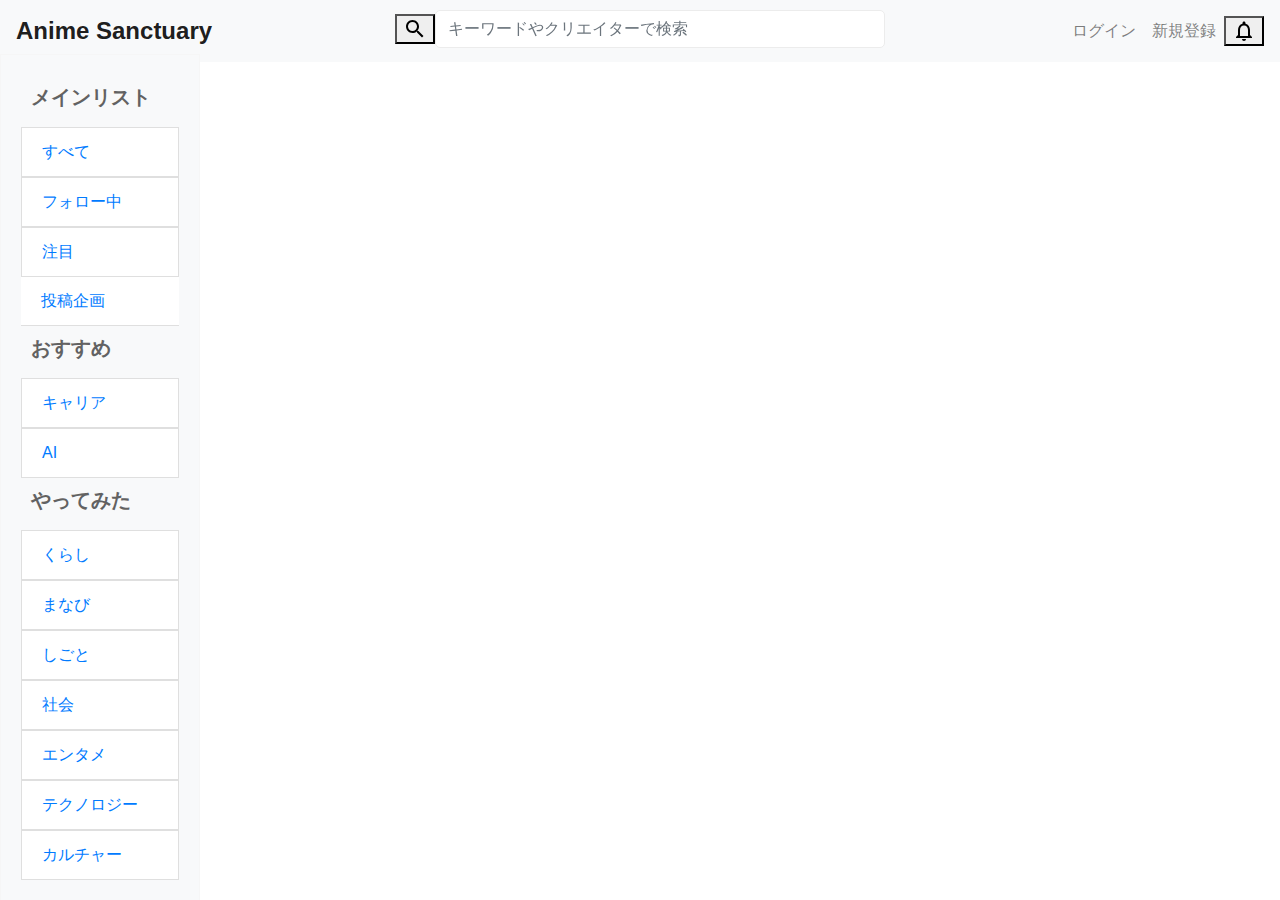
<file: index.html>
<!DOCTYPE html>
<html lang="en">

<head>
  <meta name="viewport" content="width=device-width, initial-scale=1.0">
  <title>Anime-Sanctuary</title>
  <link href="https://stackpath.bootstrapcdn.com/bootstrap/4.5.2/css/bootstrap.min.css" rel="stylesheet">
  <link rel="stylesheet" href="css/styles.css">
  <link rel="stylesheet" href="css/indexStyle.css">
</head>

<body>

  <!-- 네비게이션 바 /로그인 회원등록 -->
  <nav class="navbar navbar-expand-lg navbar-light bg-light">
    <a class="navbar-brand" href="/index.html">Anime Sanctuary</a>
    <button class="navbar-toggler" type="button" data-toggle="collapse" data-target="#navbarNav"
      aria-controls="navbarNav" aria-expanded="false" aria-label="Toggle navigation">
      <span class="navbar-toggler-icon"></span>
    </button>

    <div class="collapse navbar-collapse" id="navbarNav">

      <ul class="navbar-nav ml-auto" id="auth-buttons">
        <!-- 로그인 및 등록 버튼은 JavaScript에서 동적으로 변경됩니다 -->
      </ul>

    </div>
    <!-- 알림버튼 -->
    <button type="button" aria-haspopup="true" class="m-navbarNotifButton svelte-181qbyy" aria-label="通知"
      aria-controls="notifications" aria-expanded="false"><svg width="24" height="24" viewBox="0 0 24 24"
        fill="currentColor" xmlns="http://www.w3.org/2000/svg">
        <path fill-rule="evenodd" clip-rule="evenodd"
          d="M18 16V11C18 7.93 16.37 5.36 13.5 4.68V4C13.5 3.17 12.83 2.5 12 2.5C11.17 2.5 10.5 3.17 10.5 4V4.68C7.64 5.36 6 7.92 6 11V16L4 18V19H20V18L18 16ZM12 22C13.1 22 14 21.1 14 20H10C10 21.1 10.9 22 12 22ZM8 17H16V11C16 8.52 14.49 6.5 12 6.5C9.51 6.5 8 8.52 8 11V17Z"
          fill="currentColor"></path>
      </svg></button>
  </nav>

  <!-- 검색 바 추가 및 중앙 고정 -->
  <form class="form-inline" id="search-form" action="/search" role="search">
    <button class="o-navbarSearchForm__submit svelte-c307ds" type="submit" aria-label="検索">
      <svg width="24" height="24" viewBox="0 0 24 24" fill="currentColor" xmlns="http://www.w3.org/2000/svg">
        <path fill-rule="evenodd" clip-rule="evenodd"
          d="M14.71 14H15.5L20.49 19L19 20.49L14 15.5V14.71L13.73 14.43C12.59 15.41 11.11 16 9.5 16C5.91 16 3 13.09 3 9.5C3 5.91 5.91 3 9.5 3C13.09 3 16 5.91 16 9.5C16 11.11 15.41 12.59 14.43 13.73L14.71 14ZM5 9.5C5 11.99 7.01 14 9.5 14C11.99 14 14 11.99 14 9.5C14 7.01 11.99 5 9.5 5C7.01 5 5 7.01 5 9.5Z"
          fill="currentColor"></path>
      </svg>
    </button>
    <input type="search" placeholder="キーワードやクリエイターで検索" aria-label="キーワードやクリエイターで検索" name="search" class="form-control"
      id="search-input" autocomplete="off" role="combobox" aria-expanded="false">
    <!-- <button class="btn btn-outline-success" type="submit" id="search-button">検索</button> -->
  </form>
  <!-- 검색 바 끝 -->

  <!-- 사이드바 -->
  <div class="sidebar">
    <h5>メインリスト</h5>
    <ul class="list-group list-group-flush">
      <li><a href="/" class="list-group-item">すべて </a></li>
      <li><a href="/following" class="list-group-item">フォロー中</a></li>
      <li><a href="" class="list-group-item">注目</a></li>
      <li class="list-group-item"><a href="">投稿企画</a></li>
      <li>
        <h5>おすすめ </h5>
      </li>
      <li><a href="" class="list-group-item">キャリア </a></li>
      <li><a href="" class="list-group-item">AI</a></li>
      <li>
        <h5>やってみた </h5>
      </li>
      <li><a href="" class="list-group-item">くらし</a></li>
      <li><a href="" class="list-group-item">まなび</a></li>
      <li><a href="" class="list-group-item">しごと</a></li>
      <li><a href="" class="list-group-item">社会</a></li>
      <li><a href="" class="list-group-item">エンタメ</a></li>
      <li><a href="" class="list-group-item">テクノロジー</a></li>
      <li><a href="" class="list-group-item">カルチャー</a></li>
    </ul>
  </div>

  <!-- 메인 콘텐츠 -->
  <div class="main-content">
    <div class="container-fluid">
      <!-- 카드 행을 생성할 위치 -->
      <div id="card-rows"></div>
    </div>
  </div>

  <!-- 외부 JavaScript 파일 로드 -->
  <script src="javascript/mainUI.js"></script> <!-- 중복된 JavaScript 코드 대신 mainUI.js 파일만 로드 -->

  <!-- Bootstrap JS and dependencies (jQuery and Popper.js) -->
  <script src="https://code.jquery.com/jquery-3.5.1.slim.min.js"></script>
  <script src="https://cdn.jsdelivr.net/npm/popper.js@1.16.1/dist/umd/popper.min.js"></script>
  <script src="https://stackpath.bootstrapcdn.com/bootstrap/4.5.2/js/bootstrap.min.js"></script>

</body>

</html>
</file>
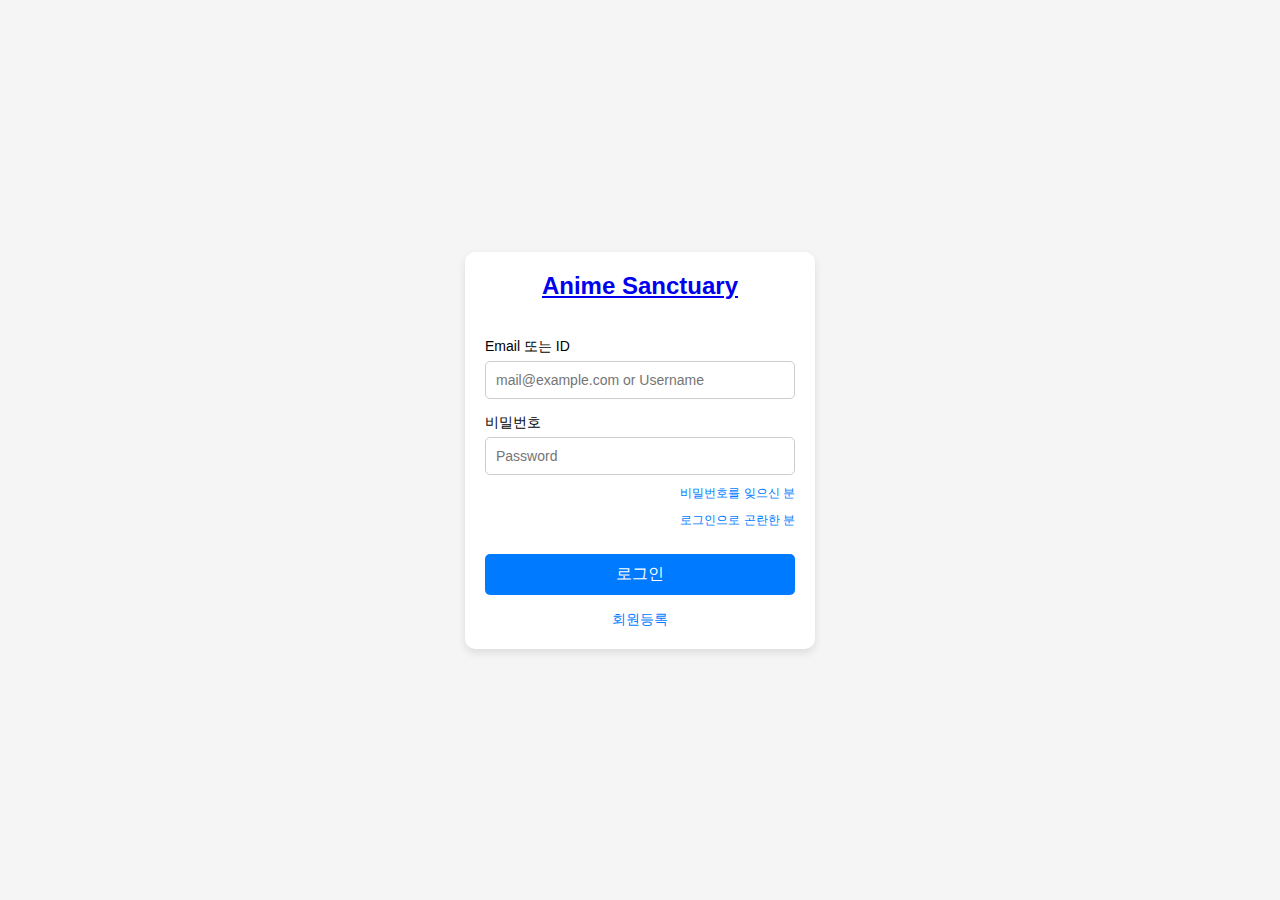
<file: login.html>
<!DOCTYPE html>
<html lang="en">
<head>
    <meta charset="UTF-8">
    <meta name="viewport" content="width=device-width, initial-scale=1.0">
    <title>Login Page</title>
    <link rel="stylesheet" href="./css/loginStyle.css">
</head>
<body>
    <div class="container">
        <div class="aniSanLogIn"><a class="navbar-brand" href="/index.html">Anime Sanctuary</a></div>
        <br>
        <!-- 로그인 폼 -->
        <form id="loginForm" class="login-form">
            <div class="form-group">
                <label for="usernameOrEmail">Email 또는 ID</label>
                <input type="text" id="usernameOrEmail" placeholder="mail@example.com or Username" required>
            </div>
            <div class="form-group">
                <label for="password">비밀번호</label>
                <input type="password" id="password" placeholder="Password" required>
                <a href="#">비밀번호를 잊으신 분</a> 
                <a href="#">로그인으로 곤란한 분</a>
            </div>
            <!-- 로그인 버튼 -->
            <button type="submit" id="loginButton" class="login-button">로그인</button>
            <div class="signup-link">
                <a href="./register.html">회원등록</a>
            </div>
        </form>
    </div>

    <script>
        document.getElementById('loginForm').addEventListener('submit', handleLogin);

        async function handleLogin(event) {
            event.preventDefault(); // 폼 기본 새로고침 방지

            const requestData = {
                usernameOrEmail: document.getElementById('usernameOrEmail').value,
                password: document.getElementById('password').value
            };

            try {
                const response = await fetch('http://localhost:49000/api/members/login', {
                    method: 'POST',
                    headers: { 'Content-Type': 'application/json' },
                    body: JSON.stringify(requestData)
                });

                const contentType = response.headers.get("content-type");
                if (response.ok) {
                    await handleLoginSuccess(response, contentType, requestData);
                } else {
                    await handleLoginError(response, contentType);
                }
            } catch (error) {
                console.error('로그인 중 오류 발생:', error);
                alert('로그인에 에러가 발생했습니다.');
            }
        }

        async function handleLoginSuccess(response, contentType, requestData) {
            let message;
            if (contentType && contentType.includes("application/json")) {
                const data = await response.json();
                localStorage.setItem("isLoggedIn", "true");
                localStorage.setItem("memberId", data.userId);
                console.log('data :', data);
                message = '로그인에 성공했습니다.';
            } else {
                const successText = await response.text();
                console.log('requestData :', requestData);
                localStorage.setItem("isLoggedIn", "true");
                localStorage.setItem("memberId", requestData.usernameOrEmail);
                message = successText;
            }
            
            console.log('로그인 성공:', message);
            alert(message);
            window.location.href = 'index.html';
        }

        async function handleLoginError(response, contentType) {
            let errorMessage;
            if (contentType && contentType.includes("application/json")) {
                const errorData = await response.json();
                errorMessage = `로그인 실패: ${errorData.message}`;
            } else {
                const errorText = await response.text();
                errorMessage = `로그인 실패: ${errorText}`;
            }
            console.error(errorMessage);
            alert(errorMessage);
        }
    </script>
</body>
</html>
</file>
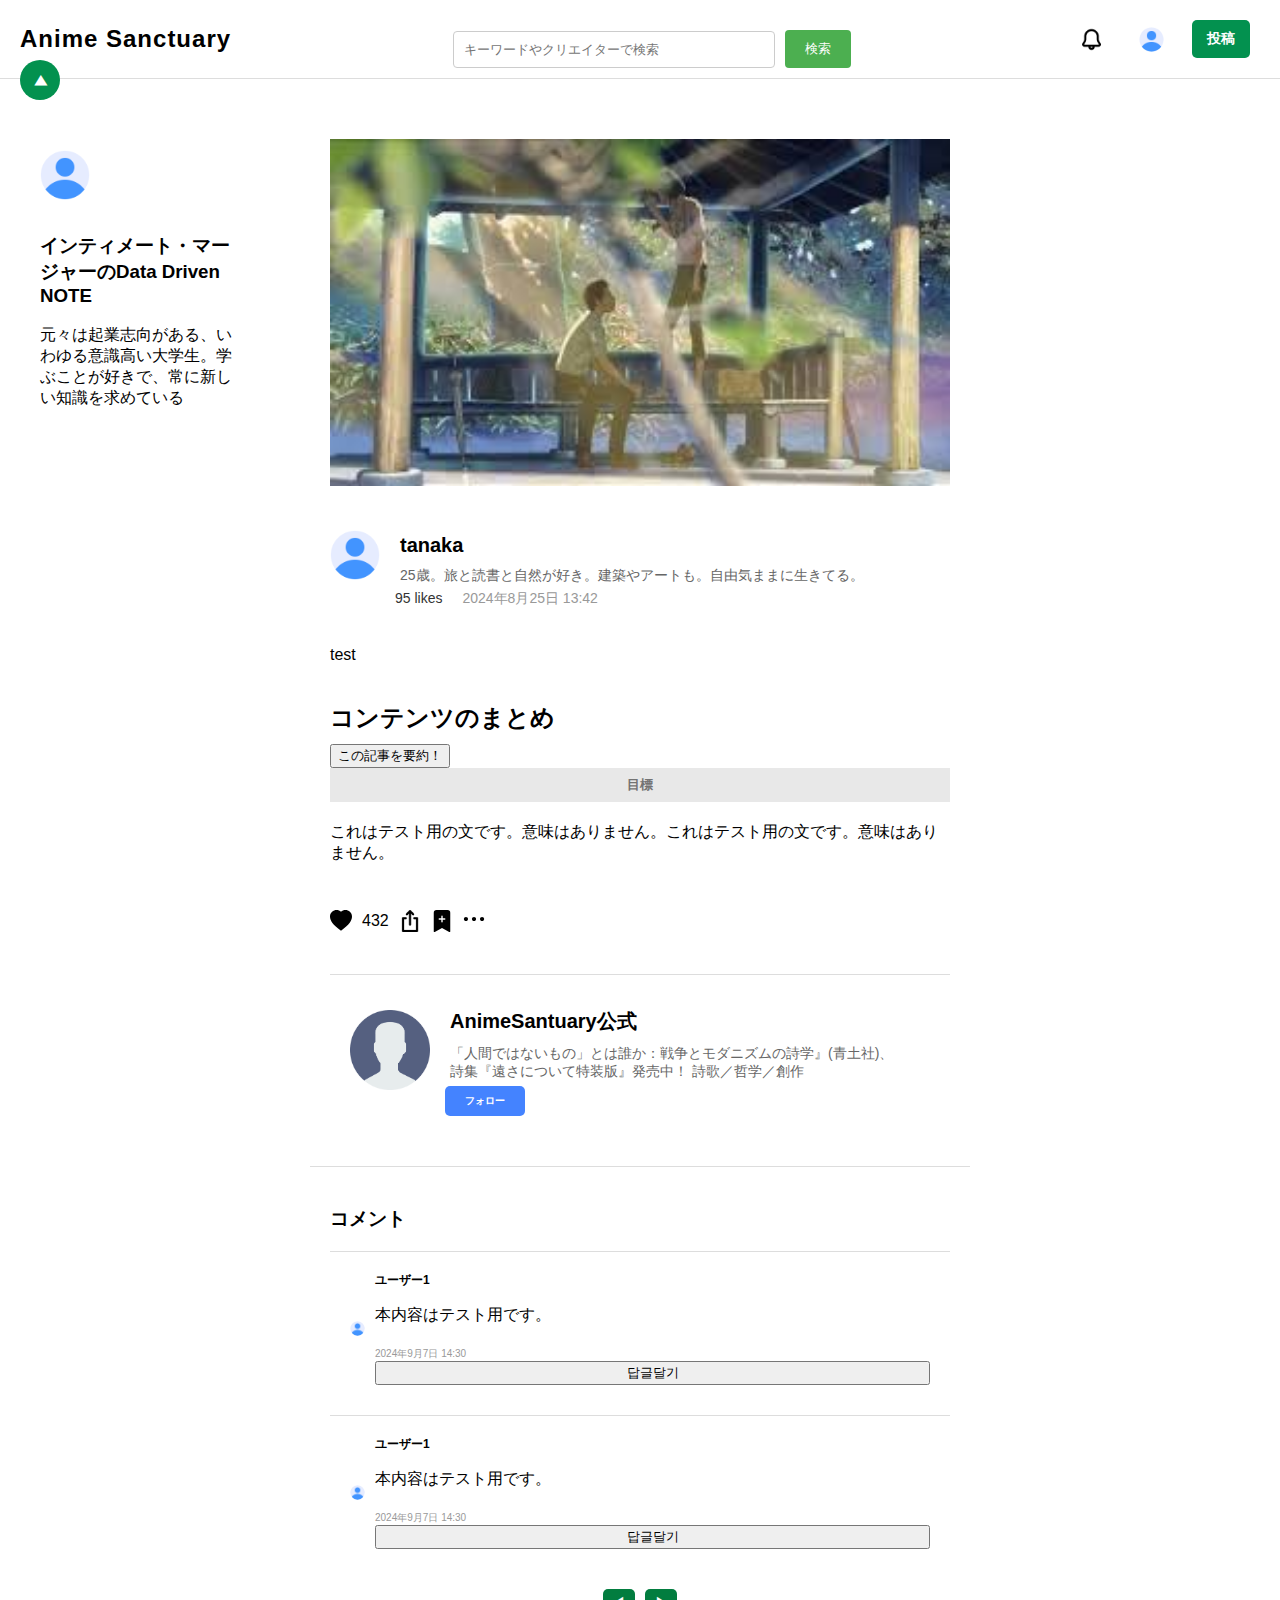
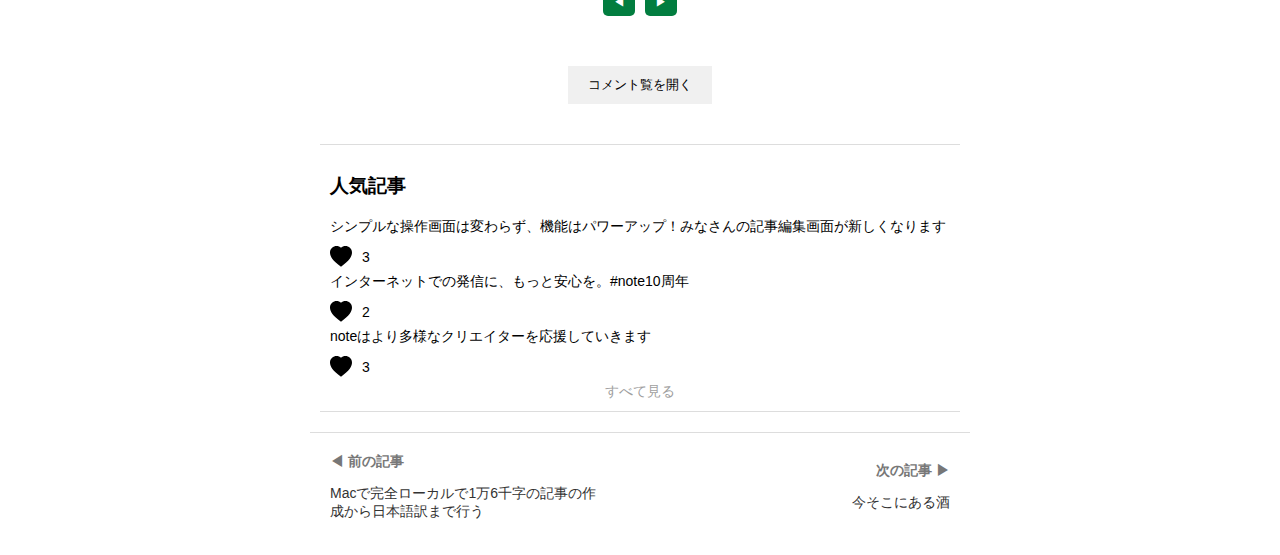
<file: Post.html>
<!DOCTYPE html>
<html lang="ko">

<head>
    <meta charset="UTF-8">
    <meta name="viewport" content="width=device-width, initial-scale=1.0">
    <title>AS/Post</title>
    <link rel="stylesheet" href="css/postStyle.css">
</head>

<body>
    <div class="dropdown-sandbox open">
        <button onclick="toggleSandbox()">&#9664;</button>
        <div class="sandbox-content">
            <img src="/icon/user.png" alt="Profile-dummyPic" class="profile-pic">
            <h3>インティメート・マージャーのData Driven NOTE</h3>
            <p>元々は起業志向がある、いわゆる意識高い大学生。学ぶことが好きで、常に新しい知識を求めている</p>
        </div>
    </div>

    <header>
        <div class="logo"><a href="/index.html">Anime Sanctuary</a></div>
        <div class="search-container">
            <input type="text" class="search-bar" placeholder="キーワードやクリエイターで検索">
            <button class="search-button">検索</button>
        </div>
        <div class="header-icons">
            <div class="icon1">
                <img src="/icon/free-icon-alarm-bell-6367716.png" alt="icon-1" onclick="toggleNotificationDropdown()">
                <div id="notification-dropdown" class="dropdown-content notification-dropdown">
                    <a href="#">A님이 대댓글을 작성하셨습니다</a>
                </div>
            </div>

            <!-- 프로필 드롭다운 -->
            <div class="icon2">
                <img src="/icon/user.png" onclick="toggleProfileDropdown()" alt="icon2-user">
                <div id="profile-dropdown" class="dropdown-content profile-dropdown">
                    <a href="Profile.html">マイページ</a>
                    <a href="Setting.html">設定</a>
                </div>
            </div>
            <button class="post-button" onclick="window.location.href='/PostWriting.html';">投稿</button> <!-- 이동 경로 설정: # -->
        </div>
    </header>

    <main class="container">
        <section class="post">
            <div class="post-image">
                <img src="/image/random8.jpg" alt="Post Image">
            </div>
            <!-- 프로필 섹션 -->
            <div class="post-header">
                <img src="/icon/user.png" alt="Profile Picture" class="profile-pic">
                <div class="profile-info">
                    <h3>tanaka</h3>
                    <p>25歳。旅と読書と自然が好き。建築やアートも。自由気ままに生きてる。</p>
                    <div class="post-meta">
                        <span class="like-count">95 likes</span>
                        <span>2024年8月25日 13:42</span>
                    </div>
                </div>
            </div>
            <br>
            <div class="post-content">
                <!-- 내용 섹션 -->
                <div id="contents">test</div>
                <br>
                <!-- Chatbot Section -->
                <div id="chatbot">
                    <h2>コンテンツのまとめ</h2>
                    <button onclick="summarizeNote()">この記事を要約！</button>
                    <div id="summary"></div>
                </div>

                <!-- <h2 class="title">あなたは中学校の国語の教師です。生成AIが書いた読書感想文を見破れますか？</h2> -->
                <div class="dropdown-menu">
                    <button>目標</button>
                    <div class="dropdown-menu-content">
                        <a href="#">List text 1</a>
                        <a href="#">List text 2</a>
                        <a href="#">List text 3</a>
                        <a href="#">List text 4</a>
                        <a href="#">List text 5</a>
                    </div>
                </div>
                <p class="contents">これはテスト用の文です。意味はありません。これはテスト用の文です。意味はありません。</p>

                <br>
                <!-- 하트 공유 북마크 섹션 -->
                <div class="post-icons">
                    <img src="/icon/heart-fill.svg" alt="Like Icon" class="post-icon like" onclick="toggleIconColor(this, 'like')">
                    <div class="like-number">432</div>
                    <img src="/icon/free-icon-share-157960.png" alt="Share Icon" class="post-icon share" onclick="toggleIconColor(this, 'share')">
                    <img src="/icon/bookmark-plus-fill.svg" alt="Bookmark Icon" class="post-icon bookmark" onclick="toggleIconColor(this, 'bookmark')">
                    <!-- <img src="/icon/etc.svg" alt="More Icon" class="post-icon more" onclick="toggleIconColor(this, 'more')"> -->
                    
                    <!-- 드롭다운 메뉴 추가 -->
                    <div class="dropdown">
                        <img src="/icon/etc.svg" alt="More Icon" class="post-icon more" onclick="toggleIconColor(this, 'more')">
                        <div class="dropdown-menu" style="display: none;">
                            <a id="edit-post-link" href="#">編集</a>
                            <a href="#" onclick="deleteNote(); return false;">削除</a>
                        </div>
                    </div>

                </div>
            </div>

            <div class="profile-section">
                <img src="/image/userimage.png" alt="Thumbnail Image" class="profile-thumbnail">
                <div class="profile-info">
                    <h3>AnimeSantuary公式</h3>
                    <p>「人間ではないもの」とは誰か：戦争とモダニズムの詩学』(青土社)、詩集『遠さについて特装版』発売中！ 詩歌／哲学／創作</p>
                    <button class="follow-button" onclick="toggleFollow(this)">フォロー</button>
                </div>
            </div>
        </section>

        <!-- 댓글 섹션 -->
        <div class="comments-section">
            <h3>コメント</h3>
            <div class="comment">
                <img src="/icon/user.png" alt="Profile Icon" class="comment-icon">
                <div class="comment-content">
                    <span class="comment-username">ユーザー1</span>
                    <p>本内容はテスト用です。</p>
                    <span class="comment-date">2024年9月7日 14:30</span>
                    <button class="reply-button" onclick="toggleReply(this)">답글달기</button>
                    <!-- 대댓글 입력창 -->
                    <div class="reply-box" style="display:none;">
                        <textarea placeholder="대댓글을 입력하세요..."></textarea>
                        <button onclick="submitReply(this)">확인</button>
                    </div>
                </div>
            </div>

            <!-- 추가 댓글 -->
            <div class="comment">
                <img src="/icon/user.png" alt="Profile Icon" class="comment-icon">
                <div class="comment-content">
                    <span class="comment-username">ユーザー1</span>
                    <p>本内容はテスト用です。</p>
                    <span class="comment-date">2024年9月7日 14:30</span>
                    <button class="reply-button" onclick="toggleReply(this)">답글달기</button>
                    <!-- 대댓글 입력창 -->
                    <div class="reply-box" style="display:none;">
                        <span class="comment-username">TEST1</span>
                        <textarea placeholder="답글을 입력하세요..."></textarea>
                        <button onclick="submitReply(this)">확인</button>
                        <span class="comment-date"></span>
                    </div>
                </div>
            </div>

            <!-- 페이지네이션 -->
            <div class="pagination">
                <button class="pagination-arrow" onclick="prevPage()">&#9664;</button>
                <div class="pagination-numbers">
                    <!-- 페이지 번호 버튼 -->
                </div>
                <button class="pagination-arrow" onclick="nextPage()">&#9654;</button>
            </div>
        </div>


        <button class="toggle-comment-button" onclick="toggleCommentBox()">コメント覧を開く</button>
        <!-- 댓글 작성 창 -->
        <div id="comment-box" class="comment-box">
            <textarea id="comment-input" maxlength="200" placeholder="コメントを入力してください..."></textarea>
            <div class="comment-box-footer">
                <span id="char-count">0/200</span>
                <button onclick="submitComment()">確認</button>
            </div>
        </div>

        <div class="additional-content">
            <h3>人気記事</h3>
            <div class="content-item">
                <div>シンプルな操作画面は変わらず、機能はパワーアップ！みなさんの記事編集画面が新しくなります</div>
                <div class="post-icons">
                    <img src="/icon/heart-fill.svg" alt="Like Icon" class="post-icon like" onclick="toggleIconColor(this, 'like')">
                    <div class="like-number">3</div>
                </div>
            </div>
            <div class="content-item">
                <div>インターネットでの発信に、もっと安心を。#note10周年</div>
                <div class="post-icons">
                    <img src="/icon/heart-fill.svg" alt="Like Icon" class="post-icon like" onclick="toggleIconColor(this, 'like')">
                    <div class="like-number">2</div>
                </div>
            </div>
            <div class="content-item">
                <div>noteはより多様なクリエイターを応援していきます</div>
                <div class="post-icons">
                    <img src="/icon/heart-fill.svg" alt="Like Icon" class="post-icon like" onclick="toggleIconColor(this, 'like')">
                    <div class="like-number">3</div>
                </div>
            </div>
            <div class="view-all">すべて見る</div>
        </div>

        <div class="post-navigation">
            <div class="prev-article" onclick="navigateToPrevious()">
                <span>&#9664; 前の記事</span>
                <p>Macで完全ローカルで1万6千字の記事の作成から日本語訳まで行う</p>
            </div>
            <div class="next-article" onclick="navigateToNext()">
                <span>次の記事 &#9654;</span>
                <p>今そこにある酒</p>
            </div>
        </div>
    </main>
    <script src="javascript/Post.js"></script>
</body>

</html>
</file>
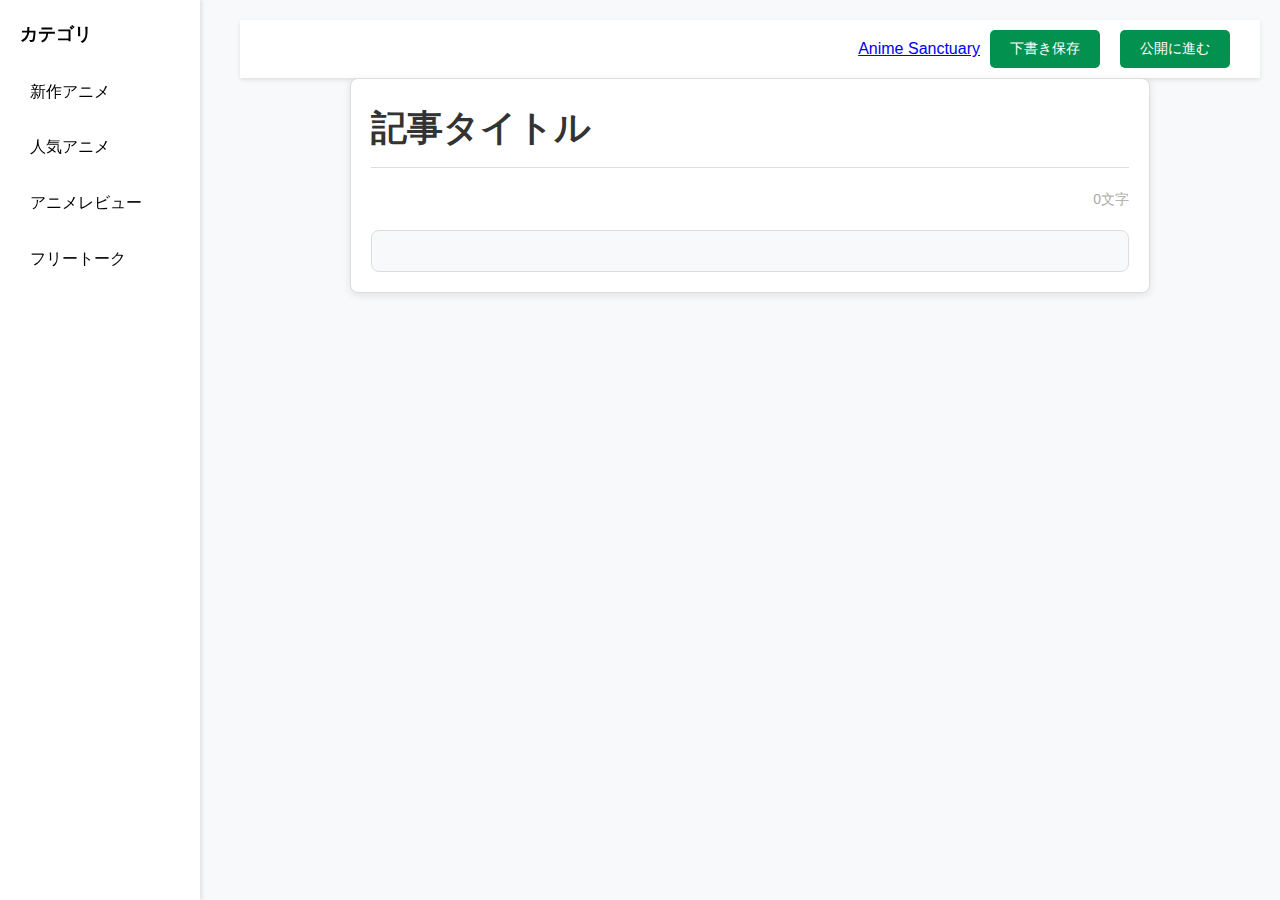
<file: PostEditing.html>
<!DOCTYPE html>
<html lang="ja">
<head>
    <meta charset="UTF-8">
    <meta name="viewport" content="width=device-width, initial-scale=1.0">
    <title>記事エディター</title>
    <link rel="stylesheet" href="css/PostWritingstyle.css">
    <link rel="stylesheet" href="https://uicdn.toast.com/editor/latest/toastui-editor.min.css">
</head>
<body>
    <!-- Sidebar -->
    <div class="sidebar">
        <h2>カテゴリ</h2>
        <ul class="category-menu">
            <li><a href="#" data-category-id="1">新作アニメ</a></li>
            <li><a href="#" data-category-id="2">人気アニメ</a></li>
            <li><a href="#" data-category-id="3">アニメレビュー</a></li>
            <li><a href="#" data-category-id="4">フリートーク</a></li>
        </ul>
    </div>

    <!-- Main content -->
    <div class="main-content">
        <!-- Navbar -->
        <div class="navbar">
            <a class="navbar-brand" href="/index.html">Anime Sanctuary</a>
            <!-- 下書き保存 버튼에 고유 ID 추가 -->
            <button id="navbar-save-draft">下書き保存</button>
            <!-- 公開に進む 버튼에 고유 ID 추가 -->
            <button id="navbar-publish">公開に進む</button>

        </div>

        <!-- Article Editor -->
        <div class="editor-container">
            <form id="article-form">
                <div class="editor-header">
                    <h1 id="article-title" class="article-title" contenteditable="true">記事タイトル</h1>
                </div>
                <div class="editor-content">
                    <!-- 에디터가 초기화될 영역 -->
                    <textarea id="editor-content" name="editorContent" style="display:none;"></textarea>
                    <div id="toast-editor"></div>
                </div>
                <div class="word-count">0文字</div>
                <!-- <div class="button-container">
                    <button type="button" id="preview-post" class="preview-post">プレビュー</button>
                    <button type="button" id="save-draft" class="save-draft-button">下書き保存</button>
                    <button type="submit" id="submit-post" class="submit-post">作成</button>

                </div> -->
                <div id="post-preview" class="post-preview"></div>
            </form>
        </div>
    </div>

    <!-- ToastUI Editor JS 라이브러리 -->
    <script src="https://uicdn.toast.com/editor/latest/toastui-editor-all.min.js"></script>
    <!-- PostWriting.js 파일 -->
    <script src="javascript/PostEditing.js"></script>
</body>
</html>
</file>
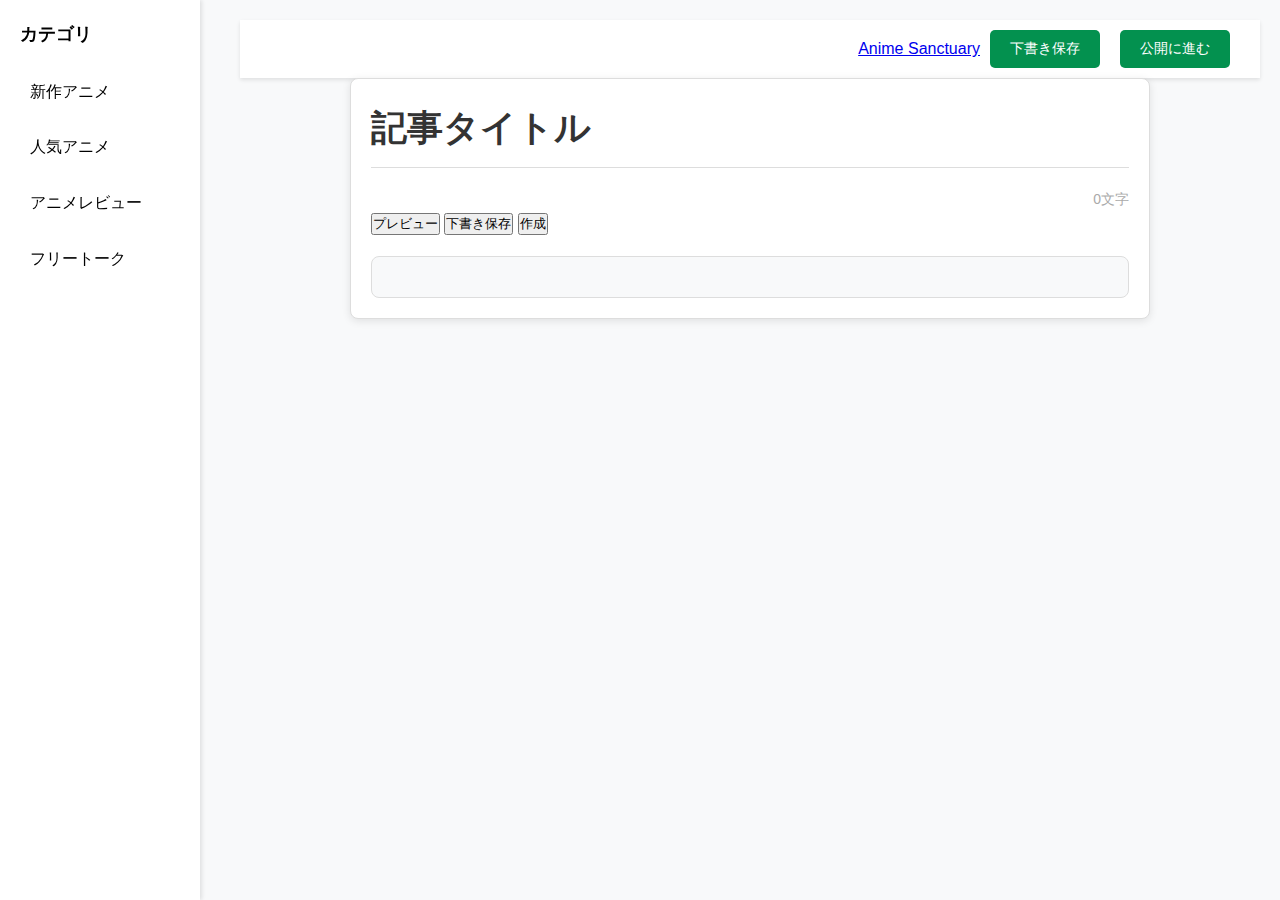
<file: PostWriting.html>
<!DOCTYPE html>
<html lang="ja">
<head>
    <meta charset="UTF-8">
    <meta name="viewport" content="width=device-width, initial-scale=1.0">
    <title>記事エディター</title>
    <link rel="stylesheet" href="css/PostWritingstyle.css">
    <link rel="stylesheet" href="https://uicdn.toast.com/editor/latest/toastui-editor.min.css">
</head>
<body>
    <!-- Sidebar -->
    <div class="sidebar">
        <h2>カテゴリ</h2>
        <ul class="category-menu">
            <li><a href="#" data-category-id="1">新作アニメ</a></li>
            <li><a href="#" data-category-id="2">人気アニメ</a></li>
            <li><a href="#" data-category-id="3">アニメレビュー</a></li>
            <li><a href="#" data-category-id="4">フリートーク</a></li>
        </ul>
    </div>

    <!-- Main content -->
    <div class="main-content">
        <!-- Navbar -->
        <div class="navbar">
            <a class="navbar-brand" href="/index.html">Anime Sanctuary</a>
            <!-- 下書き保存 버튼에 고유 ID 추가 -->
            <button class="save-draft" id="navbar-save-draft">下書き保存</button>
            <!-- 公開に進む 버튼에 고유 ID 추가 -->
            <button class="publish" id="navbar-publish">公開に進む</button>

        </div>

        <!-- Article Editor -->
        <div class="editor-container">
            <form id="article-form">
                <div class="editor-header">
                    <h1 id="article-title" class="article-title" contenteditable="true">記事タイトル</h1>
                </div>
                <div class="editor-content">
                    <!-- 에디터가 초기화될 영역 -->
                    <textarea id="editor-content" name="editorContent" style="display:none;"></textarea>
                    <div id="toast-editor"></div>
                </div>
                <div class="word-count">0文字</div>
                <div class="button-container">
                    <button type="button" id="preview-post" class="preview-post">プレビュー</button>
                    <button type="button" id="save-draft" class="save-draft-button">下書き保存</button>
                    <button type="submit" id="submit-post" class="submit-post">作成</button>

                </div>
                <div id="post-preview" class="post-preview"></div>
            </form>
        </div>
    </div>

    <!-- ToastUI Editor JS 라이브러리 -->
    <script src="https://uicdn.toast.com/editor/latest/toastui-editor-all.min.js"></script>
    <!-- PostWriting.js 파일 -->
    <script src="javascript/PostWriting.js"></script>
</body>
</html>
</file>
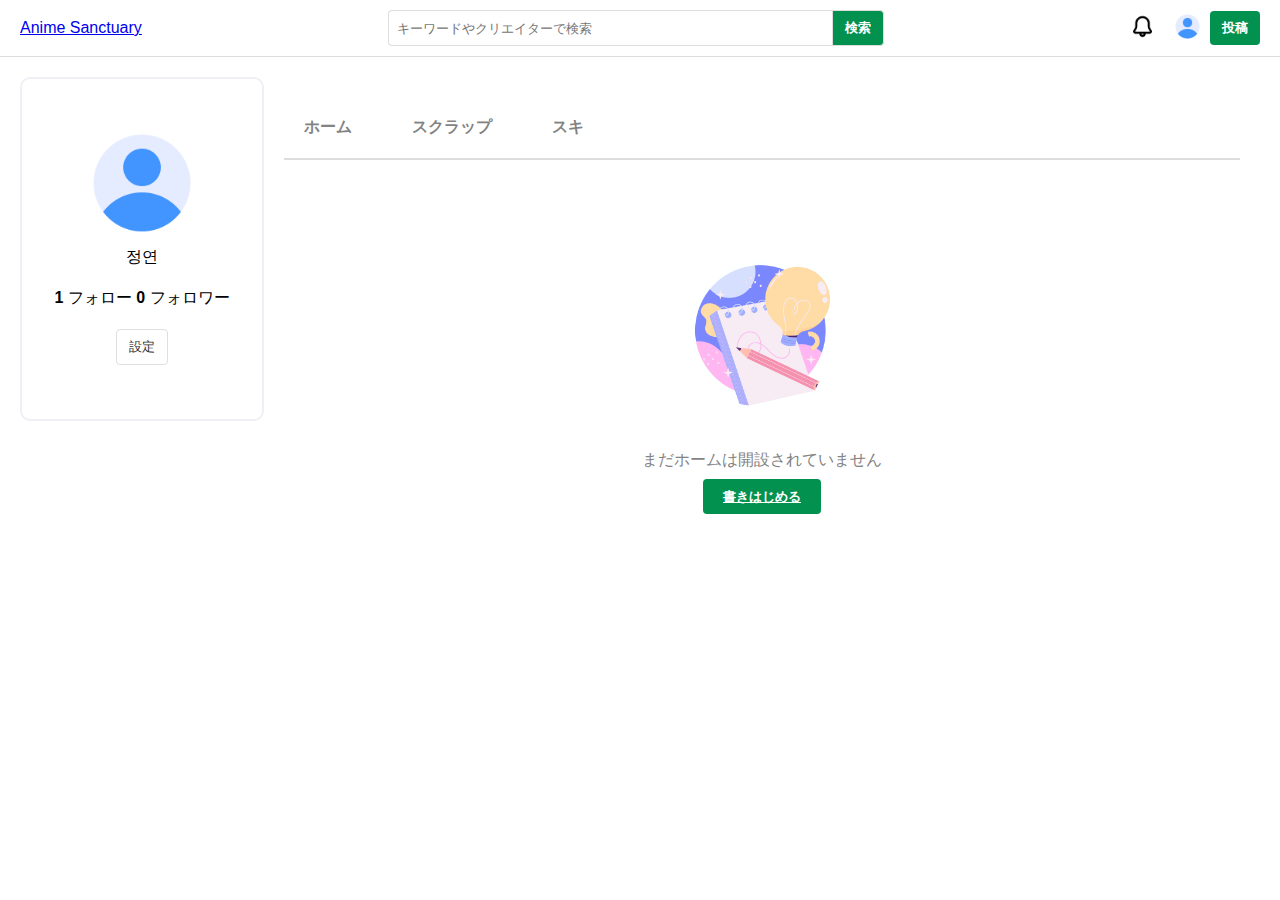
<file: Profile.html>
<!DOCTYPE html>
<html lang="ko">
<head>
    <meta charset="UTF-8">
    <meta name="viewport" content="width=device-width, initial-scale=1.0">
    <title>AS/Profile</title>
    <link rel="stylesheet" href="css/profilestyle.css"> <!-- CSS 파일 연결 -->
</head>
<body>
    <header>
        <a class="navbar-brand" href="/index.html">Anime Sanctuary</a>
        <div class="search-container">
            <input type="text" class="search-bar" placeholder="キーワードやクリエイターで検索">
            <button class="search-button">検索</button>
        </div>
        <div class="header-icons">
            <div class="icon1"><img src="/icon/free-icon-alarm-bell-6367716.png"></div>
            <!-- ㄴ 알람 아이콘 svg 파일로 구해서 갈아끼우기-->
            <div class="icon2">
                <img id="header-user-icon" src="/icon/user.png" onclick="toggleDropdown()"> <!-- 사람 모양 프로필 아이콘 -->
                <div id="dropdown" class="dropdown-content">
                    <a href="#">マイページ</a>
                    <a href="#">設定</a>
                  
                    <a href="#">ログアウト</a>
                </div>
            </div>
            <button class="post-button">投稿</button>
        </div>
    </header>

    <div class="container">
        <aside class="sidebar">
            <div class="profile-img"><img id="profile-pic" src="/icon/user.png"></div>
            <div class="profile-name">정연</div>
            <div class="follow-info"><span class="bold-number">1</span> フォロー <span class="bold-number">0</span> フォロワー</div>
            <button class="settings-button" onclick="document.getElementById('file-input').click();">設定</button>
            <!-- 파일 입력 요소 추가 -->
            <input type="file" id="file-input" accept="image/*" style="display:none" onchange="changeProfilePic(event)">
        </aside>

        <main class="main-content">
            <div class="category-menu">
                <button onclick="showContent('home')">ホーム</button>
                <button onclick="showContent('articles')">スクラップ</button>
                <!-- <button onclick="showContent('membership')">メンバーシップ</button>
                <button onclick="showContent('magazine')">マガジン</button> -->
                <button onclick="showContent('suki')">スキ</button>
            </div>

            <div id="home" class="content-section active">
                <div class="welcome-section">
                    <img src="/icon/drawing.png" alt="home image">
                    <p>まだホームは開設されていません</p>
                    <a href="PostWriting.html" class="start-writing-button">書きはじめる</a>
                </div>
            </div>

            <div id="articles" class="content-section">
                <div class="welcome-section">
                    <img src="/icon/drawing2.png" alt="articles image">
                    <p>スクラップの内容がここに表示されます。</p>
                    <a href="PostWriting.html" class="start-writing-button">書きはじめる</a>
                </div>
            </div>

            <div id="membership" class="content-section">
                <div class="welcome-section">
                    <img src="/icon/drawing3.png" alt="membership image">
                    <p>メンバーシップの内容がここに表示されます。</p>
                    <button class="start-writing-button">書きはじめる</button>
                </div>
            </div>

            <div id="magazine" class="content-section">
                <div class="welcome-section">
                    <img src="/icon/drawing4.png" alt="magazine image">
                    <p>マガジンの内容がここに表示されます。</p>
                    <button class="start-writing-button">書きはじめる</button>
                </div>
            </div>

            <div id="suki" class="content-section">
                <div class="welcome-section">
                    <img src="/icon/drawing5.png" alt="suki image">
                    <p>スキの内容がここに表示されます。</p>
                    <a href="PostWriting.html" class="start-writing-button">書きはじめる</a>
                </div>
            </div>
        </main>
    </div>

    <script src="javascript/profileUI.js"></script>
    <script>
        // 프로필 사진 변경 함수
        function changeProfilePic(event) {
            const file = event.target.files[0]; // 파일 입력에서 선택한 파일을 가져옴
            if (file) {
                const reader = new FileReader(); // FileReader 객체를 사용해 파일을 읽음
                reader.onload = function(e) {
                    const profilePic = document.getElementById('profile-pic'); // 프로필 이미지 요소 가져오기
                    const headerUserIcon = document.getElementById('header-user-icon'); // 오른쪽 상단 사람 모양 아이콘 가져오기

                    // 선택한 이미지를 프로필 사진과 헤더 사람 모양 아이콘에 반영
                    profilePic.src = e.target.result;
                    headerUserIcon.src = e.target.result;
                };
                reader.readAsDataURL(file); // 파일을 데이터 URL로 읽음
            }
        }
    </script>
</body>
</html>
</file>
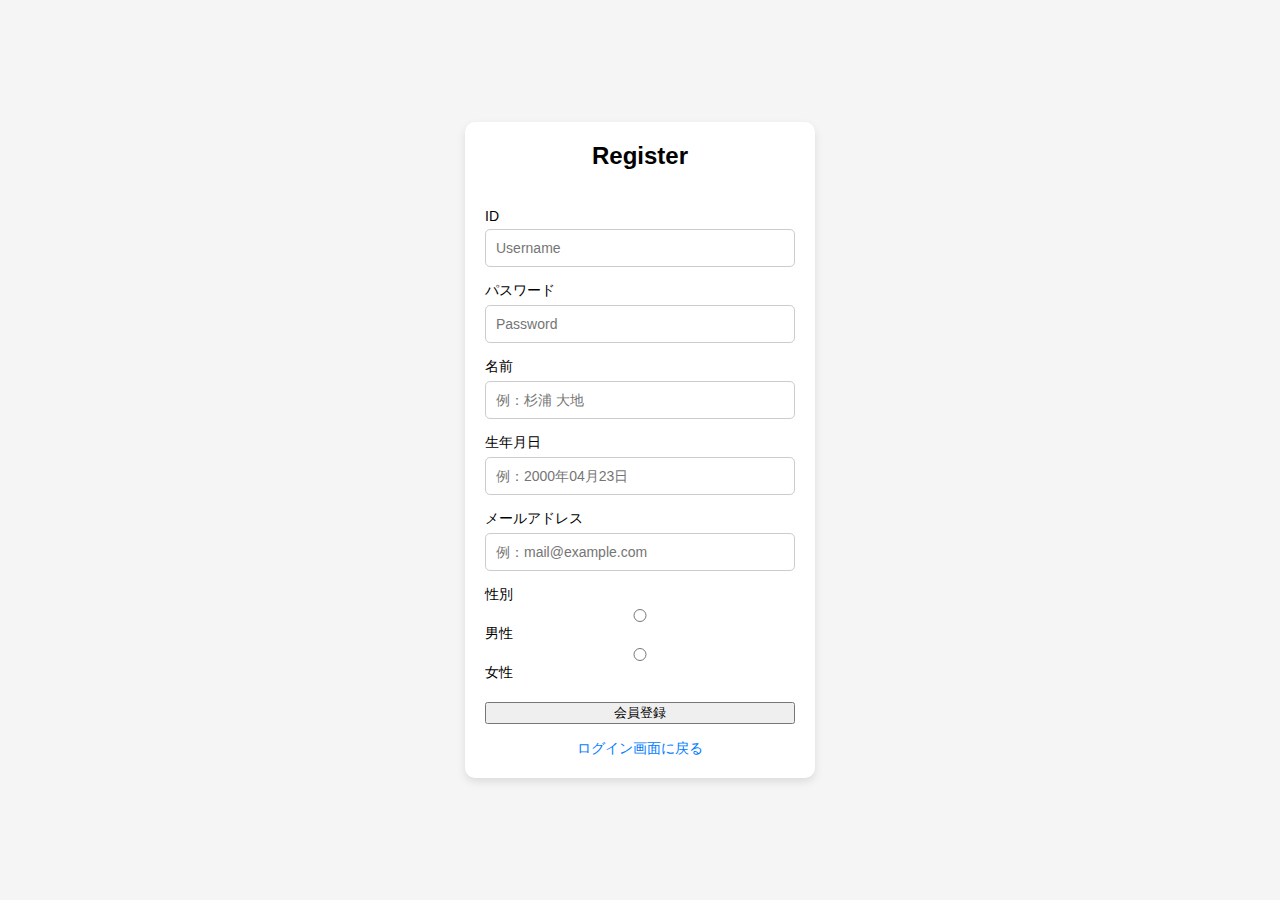
<file: register.html>
<!DOCTYPE html>
<html lang="en">
<head>
    <meta charset="UTF-8">
    <meta name="viewport" content="width=device-width, initial-scale=1.0">
    <title>Register Page</title>
    <link rel="stylesheet" href="./css/loginStyle.css">
</head>
<body>
    <div class="container">
        <div class="aniSanLogIn">Register</div>
        <br>
        <div class="login-form">    
            <div class="form-group">
                <label for="username">ID</label>
                <input type="text" id="username" placeholder="Username">
            </div>

            <div class="form-group">
                <label for="password">パスワード</label>
                <input type="password" id="password" placeholder="Password">
            </div>

            <div class="form-group">
                <label for="name">名前</label>
                <input type="text" id="name" placeholder="例：杉浦 大地">
            </div>

            <div class="form-group">
                <label for="birth">生年月日</label>
                <input type="text" id="birth" placeholder="例：2000年04月23日">
            </div>
            
            <div class="form-group">
                <label for="email">メールアドレス</label>
                <input type="email" id="email" placeholder="例：mail@example.com">
            </div>

            <div class="form-group">
                <label for="gender">性別</label>
                <div class="gender-selection">
                    <label>
                        <input type="radio" name="gender" value="MALE">男性
                    </label>
                    <label>
                        <input type="radio" name="gender" value="FEMALE">女性
                    </label>
                </div>
            </div>

            <button class="register-button">会員登録</button>
            <div class="signup-link">
                <a href="./login.html">ログイン画面に戻る</a>
            </div>
        </div>
    </div>

    <!-- JavaScript to handle registration -->
    <script>
        document.querySelector(".register-button").addEventListener("click", function() {
            const username = document.getElementById("username").value;
            const password = document.getElementById("password").value;
            const name = document.getElementById("name").value;
            const birth = document.getElementById("birth").value;
            const email = document.getElementById("email").value;
            const gender = document.querySelector('input[name="gender"]:checked').value;

            const requestData = {
                username: username,
                password: password,
                name: name,
                birth: birth,
                email: email,
                gender: gender
            };

            fetch('http://localhost:9000/api/members/register', {
                method: 'POST',
                credentials: 'include',
                headers: {
                    'Content-Type': 'application/json'
                },
                body: JSON.stringify(requestData)
            })
            .then(response => {
                if (!response.ok) {
                    throw new Error("회원 가입에 실패했습니다.");
                }
                return response.json();
            })
            .then(data => {
                console.log("회원 가입 성공:", data);
                alert('Registration successful!');
                window.location.href = './login.html';  
            })
            .catch(error => {
                console.error("Error:", error);
                alert('An error occurred. Please try again.');
            });
        });
    </script>
</body>
</html>
</file>
<file: css/styles.css>
body {
  font-family: Arial, sans-serif;
  background-color: #ffffff;
}

.navbar-brand{
font-weight: bolder;
font-size:18pt;

}
.sidebar {
  height: 100vh;
  position: fixed;
  top: 56px; /* ナビゲーションバーの高さ分下に */
  left: 0;
  width: 70px;
  color:#626262;
  background-color: #ffffff;
  padding-top: 80px;
  border: 1.5px solid #f6f6f6;
}
.sidebar h5 {
  font-weight: bold;
  padding: 10px;
  color:#626262;
}
.content {
  margin-left: 270px; /* サイドバーの幅分左にマージン */
  padding: 20px;
}
.scroll-buttons {
  position: fixed;
  bottom: 20px;
  right: 20px;
  display: flex;
  flex-direction: column;
}
.scroll-buttons button {
  margin-bottom: 10px;
}

/* 테스트용*/

.group {
    position: absolute;
    width: 201px;
    height: 230.69px;
    left: 0px;
    top: 0px;
}

.rectangle {
    position: absolute;
    width: 200px;
    height: 230.69px;
    left: 254px;
    top: 133px;
    background: #FFFFFF;
}

.heart-fill, .bookmark {
    position: absolute;
    width: 20px;
    height: 20px;
}

.heart {
    left: 254px;
    top: 337px;
    color: #FF1D1D;
}

/* .bookmark {
    left: 313px;
    top: 336px;
    color: #45A6FF;
    cursor: pointer;
} */

.ellipse {
    position: absolute;
    width: 18px;
    height: 18px;
    left: 254px;
    top: 300px;
    background: #D9D9D9;
    border-radius: 50%;
}

/*사실상 이미지 부분ㄱ*/
.rect-inner {
    position: absolute;
    width: 200px;
    height: 110px;
    left: 254px;
    top: 133px;
    background: #4E79CD;
    border-radius: 5px;
}

.title {
    position: absolute;
    width: 190px;
    height: 37px;
    left: 253px;
    top: 253px;
    font-weight: 800;
    font-size: 14px;
    line-height: 17px;
    color: #000000;
    text-align: left;
}

.nishiharu, .date, .views {
    position: absolute;
    font-weight: 400;
    font-size: 12px;
    line-height: 15px;
    color: #626262;
    text-align: left;
    direction: ltr;
}

.nishiharu {
    left: 280px;
    top: 303px;
    text-align: left;
    direction: ltr;
}

.date {
    left: 335px;
    top: 303px;
    text-align: left;
    direction: ltr;
}

.views {
    left: 283px;
    top: 339px;
    font-size: 14px;
    text-align: left;
    direction: ltr;
}

.category-button {
  background-color: transparent; /* 버튼 배경색 */
  color: rgb(56, 56, 56); /* 버튼 글자색 */
  border: none; /* 테두리 제거 */
  font-weight: bold;
  padding: 7px 10px; /* 버튼 내부 여백 */
  font-size: 28px; /* 버튼 글자 크기 */
  border-radius: 5px; /* 버튼 모서리를 둥글게 */
  cursor: pointer; /* 마우스를 올렸을 때 커서 모양을 포인터로 변경 */
  transition: background-color 0.3s ease; /* 배경색 변경 시 부드러운 전환 */
}

.category-button:hover {
  background-color: #ededed; /* 버튼에 마우스를 올렸을 때 배경색 변경 */
}

<style>
#searchInput {
    width: 250px; /* 검색창의 너비 */
    border-radius: 5px; /* 검색창의 모서리 둥글게 */
    color: #45A6FF;
}

.dropdown-menu {
    max-height: 200px; /* 드롭다운 최대 높이 */
    overflow-y: auto; /* 내용이 넘칠 경우 스크롤 */
    border-radius: 0 0 5px 5px; /* 드롭다운의 모서리 둥글게 */
}

.dropdown-item:hover {
    background-color: #f8f9fa; /* 마우스를 올렸을 때의 배경색 */
}
/*테스트용 끝*/


body {
    font-family: Arial, sans-serif;
    margin: 0;
    padding: 0;
    background-color: #ffffff;
}

header {
    display: flex;
    justify-content: space-between;
    align-items: center;
    background-color: #fff;
    padding: 10px 20px;
    border-bottom: 1px solid #ddd;
}

.logo {
    font-size: 24px;
    font-weight: bold;
}

.search-bar {
    width: 40%;
    padding: 8px;
    border: 1px solid #ddd;
    border-radius: 4px;
}

.header-icons {
    display: flex;
    align-items: center;
}

.header-icons .icon {
    margin-right: 20px;
    font-size: 20px;
}

.post-button {
    padding: 8px 12px;
    background-color: #34a853;
    color: white;
    border: none;
    border-radius: 4px;
    cursor: pointer;
}

.container {
    display: flex;
    padding: 20px;
}

.sidebar {
    width: 200px;
    background-color: #fff;
    padding: 20px;
    padding-right: 20;
}

.profile {
    text-align: center;
}

.profile-img {
    font-size: 50px;
    margin-bottom: 10px;
}

.profile-name {
    font-size: 20px;
    margin-bottom: 10px;
}

.follow-info {
    margin-bottom: 20px;
}

.settings-button {
    padding: 8px 12px;
    background-color: #ddd;
    border: none;
    border-radius: 4px;
    cursor: pointer;
}

.main-content {
    width: 75%;
    padding: 20px;
    background-color: #fff;
}

.welcome-section {
    text-align: center;
}

.welcome-section img {
    width: 100px;
    height: 100px;
    margin-bottom: 20px;
}

.start-writing-button {
    padding: 10px 20px;
    background-color: #34a853;
    color: white;
    border: none;
    border-radius: 4px;
    cursor: pointer;
}


</style>
</file>
<file: css/indexStyle.css>
.sidebar {
  width: 200px;
  min-width: 200px; /* 최소 너비를 설정하여 사이드바가 너무 작아지지 않도록 함 */
  position: fixed;
  top: 6%;
  left: 0;
  height: 100%;
  padding-top: 20px;
  background-color: #f8f9fa;
  overflow-x: hidden; /* 가로 스크롤 숨기기 */
  z-index: 1000; /* 사이드바를 항상 위에 표시 */
}


.sidebar h5,
.sidebar ul {
  white-space: nowrap; /* 텍스트가 줄바꿈되지 않도록 설정 */
  overflow: hidden; /* 넘치는 텍스트를 숨김 */
  text-overflow: ellipsis; /* 넘치는 텍스트를 "..."로 표시 */
}

.list-group-item {
  overflow: hidden;
  text-overflow: ellipsis;
  white-space: nowrap;
  width: 100%; /* 아이템이 사이드바 너비를 넘지 않도록 설정 */
}
/* 메인 콘텐츠 스타일 수정 */
.main-content {
  margin-left: 220px; /* 사이드바의 너비와 여백을 더하여 왼쪽 마진 설정 */
  padding: 20px;
  overflow: hidden; /* 메인 콘텐츠가 사이드바를 넘어가지 않도록 숨기기 */
}

.card-img-top {
  height: 150px; /* 고정된 높이 */
  object-fit: cover; /* 이미지를 고정된 높이에 맞추기 위해 자름 */
  width: 100%; /* 이미지 너비를 카드 너비에 맞춤 */
}

/* 카드 열 스타일 수정 */
.card-wrapper {
  margin-bottom: 100px;
  margin-top: 30px;
  display: flex;
  justify-content: center; /* 카드 열을 수평으로 가운데 정렬 */
  align-items: center; /* 카드 열을 수직으로 가운데 정렬 */
  position: relative;
  width: calc(100% - 220px); /* 사이드바를 뺀 나머지 너비를 사용 */
  max-width: 100%;
}
.carousel-control-next {
    position: absolute;
    top: 50%;
    right: 0;
    transform: translateY(-50%);
    width: 40px;
    height: 40px;
    border-radius: 50%;
    background-color: rgba(0, 0, 0, 0.5);
    z-index: 10;
}
.carousel-control-next-icon {
    background-image: url('data:image/svg+xml;charset=utf8,%3Csvg xmlns="http://www.w3.org/2000/svg" fill="%23ffffff" viewBox="0 0 8 8"%3E%3Cpath d="M2.02 0L0 2l4 2-4 2 2 2 6-4-6-4z"/%3E%3C/svg%3E');
}

.carousel-control-prev {
  position: absolute;
  top: 50%;
  left: 0;
  transform: translateY(-50%);
  width: 40px;
  height: 40px;
  border-radius: 50%;
  background-color: rgba(0, 0, 0, 0.5);
  z-index: 10;
}

.carousel-control-prev-icon {
  background-image: url('data:image/svg+xml;charset=utf8,%3Csvg xmlns="http://www.w3.org/2000/svg" fill="%23ffffff" viewBox="0 0 8 8"%3E%3Cpath d="M5.98 0L8 2l-4 2 4 2-2 2L0 4l6-4z"/%3E%3C/svg%3E');
}

.card-container {
  display: flex;
  transition: transform 0.5s ease;
  justify-content: center; /* 카드들을 가운데 정렬 */
  gap: 10px; /* 카드 간의 간격 설정 */
}

.card {
  min-width: 200px;
  margin-right: 10px;
  transition: transform 0.5s ease;
  height: 600px;
  max-height: 350px;
  width: 200px;
  position: relative; /* 부모 요소를 기준으로 위치를 설정 */
  overflow: visible; /* 카드 내용이 잘리지 않도록 설정 */
}

.card.scaled {
  transform: scale(1.1); /* 기본 확대 크기 조정 (3번째 카드 확대) */
  z-index: 2; /* 확대된 카드가 다른 카드보다 위에 오도록 설정 */
}
.card-normal {
  transform: scale(1); /* 2번째 카드와 다른 모든 카드는 기본 크기 */
}

.card-body {
  display: flex;
  flex-direction: column;
  justify-content: flex-start;
  height: 100%; /* 카드의 전체 높이를 채우도록 설정 */
  padding: 10px;
  overflow: hidden; /* 텍스트가 넘치는 것을 숨기지 않도록 */
  font-size: 0.9em; /* 기본 폰트 크기 설정 */
}

.card.scaled .card-body {
  font-size: 1em; /* 가운데 카드가 확대되었을 때 폰트 크기를 키움 */
  overflow: visible; /* 확대된 카드의 텍스트가 잘리지 않도록 */
}
.card-text {
  font-size: 0.9em; /* 기본 글자 크기 설정 */
  line-height: 1.5; /* 줄 간격 설정 */
  max-height: 3em; /* 두 줄을 초과하지 않도록 최대 높이 설정 */
  overflow: hidden; /* 넘치는 텍스트를 숨김 */
  text-overflow: ellipsis; /* 넘치는 텍스트를 "..."로 표시 */
  white-space: nowrap; /* 텍스트를 한 줄로 표시 */
  display: flex; /* 여러 줄을 위한 flexbox 모델 */
  -webkit-box-orient: vertical; /* flexbox 방향을 수직으로 설정 */
  -webkit-line-clamp: 2; /* 두 줄까지만 표시하고 나머지는 "..." 처리 */
}

/* 반응형 디자인을 위해 화면 크기에 따른 글자 크기 조정 */
@media (max-width: 768px) {
  p.card-text {
    font-size: 0.8em; /* 작은 화면에서 글자 크기를 줄임 */
    line-height: 1.5; /* 줄 간격 설정 */
    max-height: 1.5em; /* 한 줄의 높이에 맞게 설정 */
    overflow: hidden; /* 넘치는 텍스트를 숨김 */
    text-overflow: ellipsis; /* 넘치는 텍스트를 "..."로 표시 */
    white-space: nowrap; /* 텍스트를 한 줄로 설정 */
    margin-bottom: 20px; /* p.card-author와의 간격을 위해 하단 여백 추가 */
  }
}

/* 카드 작성자 정보(p.card-author) */
p.card-author {
  font-size: 0.8em;
  margin-top: 0; /* 불필요한 상단 여백 제거 */
  margin-bottom: 10px; /* 카드 텍스트와의 간격 확보 */
  color: #666; /* 텍스트 색상 설정 */
}

/* 반응형 디자인을 위해 화면 크기에 따른 글자 크기 조정 */
@media (max-width: 768px) {
  p.card-text {
    font-size: 0.8em; /* 작은 화면에서 글자 크기를 줄임 */
  }
}

@media (min-width: 1200px) {
  p.card-text {
    font-size: 1em; /* 큰 화면에서 글자 크기를 키움 */
  }
}


@media (min-width: 1200px) {
  p.card-text {
    font-size: 1em; /* 큰 화면에서는 글자 크기를 키움 */
  }
}


.card-meta {
  margin-top: auto; /* 위에서부터 자동으로 마진을 적용하여 아래로 고정 */
  padding-bottom: 50px; /* 아이콘과의 간격 유지 */
  font-size: 12px; /* 글씨 크기 줄이기 */
  line-height: 1.2; /* 줄 간격을 조절하여 높이 조절 */
  height: 20px; /* 높이 설정 */
  overflow: hidden; /* 넘치는 텍스트를 숨김 */
}


.carousel-control-prev,
.carousel-control-next {
  position: absolute;
  top: 50%;
  transform: translateY(-50%);
  width: 40px;
  height: 40px;
  border-radius: 50%;
  background-color: rgba(0, 0, 0, 0.5);
  z-index: 10;
}

.carousel-control-prev {
  left: 0;
}

.carousel-control-next {
  right: 0;
}
.card-author {
  margin: 0; /* 불필요한 마진 제거 */
  padding: 0; /* 불필요한 패딩 제거 */
}


.card:nth-child(3) {
    transform: scale(1.1);
    z-index: 1;
}

.icon-container {
  position: absolute;
  bottom: 20px; /* 카드의 하단에서 20px 위로 위치 */
  left: 10px; /* 카드의 왼쪽에서 10px 오른쪽으로 위치 */
  display: flex-end;
  align-items: center;
  gap: 5px; /* 아이콘과 텍스트 간의 간격 조절 */
}


.icon-button {
  border: none; /* 버튼의 테두리를 제거합니다. */
  background-color: transparent; /* 버튼의 배경색을 투명하게 설정합니다. */
  cursor: pointer; /* 마우스 커서를 포인터로 변경하여 버튼처럼 보이게 합니다. */
  padding: 0; /* 버튼의 기본 패딩을 제거합니다. */
  outline: none; /* 클릭 시 나타나는 아웃라인을 제거합니다. */
}

.icon-container {
    position: absolute;
    bottom: 20px; /* 카드의 하단에서 10px 위로 위치 */
    left: 10px; /* 카드의 왼쪽에서 10px 오른쪽으로 위치 */
    display: flex;
    align-items: center;
}

.icon-button {
  border: none; /* 버튼의 테두리를 제거합니다. */
  background-color: transparent; /* 버튼의 배경색을 투명하게 설정합니다. */
  cursor: pointer; /* 마우스 커서를 포인터로 변경하여 버튼처럼 보이게 합니다. */
  padding: 0; /* 버튼의 기본 패딩을 제거합니다. */
  outline: none; /* 클릭 시 나타나는 아웃라인을 제거합니다. */
}

.icon-button img {
  width: 15px; /* 아이콘의 크기를 설정합니다. */
  height: 15px; /* 아이콘의 크기를 설정합니다. */
}

/* 아이콘 간격 조정을 위해 추가 */
.icon-button.bookmark {
  margin-left: 50px; /* heart 아이콘 기준으로 오른쪽으로 20px 떨어지도록 설정 */
  margin-bottom: 3px;
}

/* heart 아이콘 클릭 시 빨간색으로 변경 */
.icon-button.heart.clicked img {
  filter: invert(20%) sepia(97%) saturate(7450%) hue-rotate(355deg) brightness(97%) contrast(105%);
}

/* bookmark 아이콘 클릭 시 파란색으로 변경 */
.icon-button.bookmark.clicked img {
  filter: invert(32%) sepia(70%) saturate(1931%) hue-rotate(177deg) brightness(97%) contrast(101%);
}

.badge {
  display: inline-block;
  width: 50px; /* 뱃지의 너비를 내용에 맞춤 */
  height: 20px; /* 뱃지 높이 고정 */
  line-height: 1.2; /* 텍스트 세로 정렬 */
  padding: 0.25em 0.5em; /* 뱃지 내부 여백 */
  font-size: 12px; /* 뱃지 폰트 크기 */
}
.navbar .form-inline {
  z-index: 1050; /* 검색 바를 맨 위로 표시 */
  position: relative; /* 레이어 위치 설정 */
}

.navbar {
  z-index: 1000; /* 검색 바보다 아래에 위치하도록 설정 */
}

/* 검색 바 고정 및 정렬 */
#search-form {
  position: fixed; /* 고정 위치로 변경 */
  top: 10px; /* 화면 상단에서 10px 아래로 위치 */
  left: 50%; /* 화면의 가로 중심에 위치 */
  transform: translateX(-50%); /* 검색 바를 가로 중앙에 정렬 */
  display: flex; /* 검색 바와 버튼을 수평으로 정렬 */
  align-items: center; /* 수직 가운데 정렬 */
  white-space: nowrap; /* 검색 바와 버튼이 한 줄로 유지되도록 설정 */
  z-index: 1050; /* 검색 바를 사이드바 위에 위치 */
}



#search-form .form-control {
  border-radius: 5px;
  width: 450px; 
  box-shadow: none; 
  border: 1px solid #ececec; 
  flex-shrink: 1; /* 검색 바가 줄어들 수 있도록 설정 */
}


#search-form .btn {
  margin-left: 5px; 
  border-radius: 3px; 
  padding: 5px 15px; 
  background-color: #03914f; 
  color: #fff; 
  border: none; 
  transition: background-color 0.3s; 
  flex-shrink: 0; /* 버튼 크기를 유지하면서 검색 바가 줄어들도록 설정 */
}

#search-form .btn:hover {
  background-color: #5e5e5e; /* 버튼 호버 시 색상 */
}

.see-all-link {
  color: #c1c1c1; /* 텍스트 색상 */
  font-size: 10pt; /* 폰트 크기 */
  text-decoration: none; /* 밑줄 제거 */
 font-weight: bold;
}

.see-all-link:hover {
  text-decoration: dotted;
  color: rgb(16, 65, 210);
}


/* 카드 타이틀(h4.mt-2)의 글자 크기 조정 */
h4.mt-2 {
  font-size: 1.2em; /* 기본 글자 크기 설정 */
  font-weight: bold; /* 카드 타이틀이 눈에 띄게 볼드 처리 */
  margin-bottom: 10px; /* 아래 여백 설정 */
}

/* 반응형 디자인을 위해 화면 크기에 따른 글자 크기 조정 */
@media (max-width: 768px) {
  h4.mt-2 {
    font-size: 1em; /* 작은 화면에서는 글자 크기를 줄임 */
  }
}

@media (min-width: 1200px) {
  h4.mt-2 {
    font-size: 1.4em; /* 큰 화면에서는 글자 크기를 키움 */
  }
}
/* 프로필 아이콘 스타일 */
.profile-icon {
  width: 30px;
  height: 30px;
  object-fit: cover;
  border-radius: 50%;
  cursor: pointer;
}

/* 드롭다운 메뉴 스타일 (Bootstrap 기본 스타일 사용) */
/* 추가적인 커스터마이징이 필요하다면 아래에 추가 */

/* 예: 드롭다운 메뉴의 배경색 변경 */
.dropdown-menu {
  background-color: #f9f9f9;
}

/* 예: 드롭다운 아이템 호버 시 배경색 변경 */
.dropdown-item:hover {
  background-color: #e0e0e0;
}
</file>
<file: css/loginStyle.css>
* {
    margin: 0;
    padding: 0;
    box-sizing: border-box;
    font-family: 'Arial', sans-serif;
}

body {
    background-color: #f5f5f5;
    display: flex;
    justify-content: center;
    align-items: center;
    height: 100vh;
}

.container {
    background-color: #ffffff;
    padding: 20px;
    border-radius: 10px;
    box-shadow: 0 4px 8px rgba(0, 0, 0, 0.1);
    text-align: center;
    width: 350px;
}

.aniSanLogIn {
    font-size: 24px;
    font-weight: bold;
    margin-bottom: 20px;
}

.login-form {
    display: flex;
    flex-direction: column;
}

.form-group {
    margin-bottom: 15px;
}

.form-group label {
    font-size: 14px;
    margin-bottom: 5px;
    text-align: left;
    display: block;
}

.form-group input {
    width: 100%;
    padding: 10px;
    border: 1px solid #ccc;
    border-radius: 5px;
    font-size: 14px;
}

.form-group a {
    font-size: 12px;
    color: #007bff;
    text-decoration: none;
    margin-top: 10px;
    display: block;
    text-align: right;
}

.form-group a:hover {
    text-decoration: underline;
}

.login-button {
    background-color: #007bff;
    color: #fff;
    padding: 10px;
    border: none;
    border-radius: 5px;
    cursor: pointer;
    font-size: 16px;
    margin-top: 10px;
}

.login-button:hover {
    background-color: #0056b3;
}

.signup-link {
    margin-top: 15px;
}

.signup-link a {
    color: #007bff;
    text-decoration: none;
    font-size: 14px;
}

.signup-link a:hover {
    text-decoration: underline;
}
</file>
<file: css/postStyle.css>
body {
    font-family: Arial, sans-serif;
    margin: 0;
    padding: 0;
    background-color: #ffffff;
}

header {
    display: flex;
    justify-content: space-between;
    align-items: center;
    background-color: #fff;
    padding: 10px 20px;
    border-bottom: 1px solid #ddd;
}

/* 드롭다운 메뉴 스타일 */
.dropdown-content {
    display: none; /* 기본적으로 감춤 */
    position: absolute;
    background-color: #f9f9f9;
    min-width: 160px;
    box-shadow: 0px 8px 16px 0px rgba(0,0,0,0.2);
    z-index: 1;
    opacity: 0;
    transition: opacity 0.5s ease-in-out, transform 0.5s ease-in-out;
    transform: translateY(10px); /* 초기 상태에서 약간 위로 이동 */
}


@keyframes dropdownFadeIn {
    0% {
        opacity: 0;
        transform: translateY(-10px);  /* 살짝 위에서 내려오도록 설정 */
    }
    100% {
        opacity: 1;
        transform: translateY(0);
    }
}

.dropdown-content a {
    color: black;
    padding: 12px 16px;
    text-decoration: none;
    display: block;
}

.dropdown-content a:hover {
    background-color: #f1f1f1;
}

/* 드롭다운 활성화 시 */

.dropdown-content.show {
    display: block; /* 보이기 */
    opacity: 1;
    transform: translateY(0); /* 이동 취소 */
}

/* 드롭다운 사라지는 애니메이션 */
.dropdown-content.hide {
    opacity: 0;
    transform: translateY(40px); /* 다시 위로 올라가며 천천히 사라짐 */
    transition: opacity 0.5s ease-in-out, transform 0.5s ease-in-out;
}

.icon1, .icon2 {
    display: flex;
    align-items: center;
    justify-content: center;
    width: 30px;
    height: 30px;
    cursor: pointer;
    margin: 0 5px; /* 좌우 여백 조정 */
}

.post-button {
    background-color: #03914f; /* 배경색 */
    color: white; /* 글자색 */
    padding: 10px 15px; /* 버튼 안쪽 여백 */
    border: none; /* 테두리 제거 */
    border-radius: 5px; /* 둥근 모서리 */
    font-size: 14px; /* 글자 크기 */
    font-weight: bold; /* 글자 두께 */
    cursor: pointer; /* 마우스 커서 변경 */
    transition: background-color 0.3s, color 0.3s; /* 호버 효과 */
}

.post-button:hover {
    background-color: #027d3f; /* 호버 시 배경색 */
    color: #fff; /* 호버 시 글자색 */
}

.header-icons {
    display: flex;
    align-items: center;
    gap: 20px; /* 아이콘 간격 조정 */
    margin-right: 10px; /* 오른쪽 여백 */
}

.logo {
    font-size: 24px; /* 글자 크기 */
    font-weight: bold; /* 글자 두께 */
    color: #000000; /* 글자 색상 */
    font-family: 'Arial', sans-serif; /* 글꼴 */
    cursor: pointer; /* 마우스 커서 변경 */
    text-transform: uppercase; /* 모든 글자를 대문자로 변경 */
    letter-spacing: 1px; /* 글자 간격 */
    transition: color 0.3s; /* 색상 변경 애니메이션 */
}

.logo:hover {
    color: #03914f; /* 호버 시 색상 변경 */
}

.logo a {
    font-size: 24px;
    font-weight: bold;
    color: #000000;
    text-transform: none; /* 모든 글자가 대문자로 변하지 않도록 설정 */
    text-decoration: none; /* 밑줄 제거 */
}

.search-container {
    display: flex;
    justify-content: center; /* 중앙 정렬 */
    align-items: center; /* 세로 중앙 정렬 */
    margin-top: 20px; /* 적절한 상단 여백 */
}

/* 검색창 스타일 */
.search-bar {
    width: 300px; /* 원하는 크기로 설정 */
    padding: 10px;
    border: 1px solid #ccc;
    border-radius: 4px;
    margin-right: 10px; /* 버튼과 간격 */
}
/* 검색 버튼 스타일 */
.search-button {
    padding: 10px 20px;
    background-color: #4CAF50;
    color: white;
    border: none;
    cursor: pointer;
    border-radius: 4px;
}

.header-icons {
    display: flex;
    align-items: center;
}

.header-icons .icon {
    width: 25px;
    height: 25px;
    display: flex;
    justify-content: center;
    align-items: center;
    margin-right: 10px;
}

.header-icons img {
    width: 25px;
    height: 25px;
    object-fit: cover;
    border-radius: 50%;
}

.post {
    background-color: #fff;
    margin: 20px auto;
    padding: 20px;
    border-radius: 10px;
    max-width: 620px;
    width: 100%;
}

.post-image img {
    width: 100%;
    margin-top: 20px;
}

.post-header {
    display: flex;
    align-items:flex-start; 
    margin-top: 20px;
}

.profile-pic {
    width: 50px;
    height: 50px;
    border-radius: 50%;
    margin-right: 15px;
    margin-top: 20px;
}

.profile-section {
    display: flex;
    justify-content: space-between;
    align-items: center;
    margin-top: 20px;
    padding: 10px 20px; /* 좌우에 여백 추가 */
    border-top: 1px solid #ddd; /* 위쪽 회색 선 */
    max-width: 620px; /* 여백을 침범하지 않도록 최대 너비 설정 */
    margin-left: auto;
    margin-right: auto;
}

.profile-info {
    display: flex;
    flex-direction: column;
    align-items: flex-start;
    margin-right: 20px; /* 오른쪽 여백 추가 */
}


.follow-button {
    background-color: #4483ff;
    color: white;
    border: none;
    padding: 5px 20px;
    font-size: 10px;
    border-radius: 5px;
    cursor: pointer;
    width: 80px;
    height: 30px;
    transition: background-color 0.3s, color 0.3s; /* 전환 효과 추가 */
}


.follow-button.active {
    background-color: white; /* 클릭 시 배경색 반전 */
    color: black;
    border: 2px solid black;
}

.profile-info h3 {
    margin: 5px;
    font-size: 20px;
    margin-top: 5%;
    font-weight: bold;
}

.profile-info p {
    margin: 5px ;
    color: #666;
    font-size: 14px;
}

.content-item {
    display: flex;
    flex-direction: column; /* 수직으로 정렬 */
    align-items: flex-start; /* 왼쪽 정렬 */
    margin-bottom: 5px; /* 각 항목 사이 간격 */
}

.post-content h2 {
    font-size: 24px;
    margin: 20px 0 10px;
}

.dropdown-menu {
    position: relative;
    margin-bottom: 20px;
}

.dropdown-menu button {
    width: 100%;
    background-color: #e8e8e8;
    color: rgb(115, 115, 115);
    padding: 8px 16px;
    border: none;
    cursor: pointer;
    font-weight: bold;
}

.additional-content {
    margin-top: 20px;
    padding: 20px; /* 여백 추가 */
    border-top: 1px solid #ddd;
    border-bottom: 1px solid #ddd;
    max-width: 620px; /* 여백을 침범하지 않도록 최대 너비 설정 */
    margin-left: auto;
    margin-right: auto;
}


.dropdown-menu-content {
    display: none;
    width: 100%;
    position: absolute;
    background-color: #ffffff;
    
    z-index: 1;
    border-radius: 4px;
    left: 0;
    margin-top: 10px;
    padding-top: 10px;
}

/* 좋아요 아이콘과 텍스트를 우측 정렬 */
.like-section {
    display: flex;
    justify-content: flex-end; /* 우측 정렬 */
    align-items: center; /* 수직 가운데 정렬 */
    gap: 5px; /* 아이콘과 텍스트 간격 */
}

.like-count {
    font-size: 14px; /* 좋아요 개수 글자 크기 설정 */
    color: #333; /* 글자 색상 */
}

.dropdown-menu-content a {
    color: black;
    padding: 12px 16px;
    text-decoration: none;
    display: block;
}

.dropdown-menu-content a:hover {
    background-color: #ffffff;
}

.dropdown-menu:hover .dropdown-menu-content {
    display: block;
}

.post-meta {
    display: flex;
    gap: 20px;
    color: #999;
    font-size: 14px;
}

.post-content {
    margin-top: 20px;
    padding-bottom: 20px;
}

.dropdown-sandbox {
    position: fixed;
    top: 60px;
    left: 20px;
    z-index: 1000;
}

.dropdown-sandbox button {
    background-color: #03914f;
    color: rgb(255, 255, 255);
    border: none;
    border-radius: 50%;
    width: 40px;
    height: 40px;
    cursor: pointer;
    font-size: 16px;
    transform: rotate(90deg);
}

.sandbox-content {
    display: none;
    width: 200px;
    background-color: #ffffff;
    border-radius: 10px;
    padding: 20px;
    margin-top: 10px;
}

.dropdown-sandbox.open .sandbox-content {
    display: block;
}

.sandbox-content img {
    width: 50px;
    height: 50px;
    border-radius: 50%;
    margin-bottom: 10px;
}

.follow-button {
    width: 95px;
    height: 30px;
    display: flex;
    align-items: center;
    background-color: #03914f;
    color: white;
    border: none;
    padding: 10px 20px;
    border-radius: 5px;
    cursor: pointer;
    font-weight: bold;
    font-size: 13px;
}

.follow-button i {
    margin-right: 10px;
}

/* 아이콘 스타일 및 색상 변경 */
.post-icon {
    width: 24px;
    height: 24px;
    cursor: pointer;
    transition: filter 0.3s;
}

.like-active {
    filter: invert(28%) sepia(95%) saturate(7493%) hue-rotate(1deg) brightness(94%) contrast(118%);
}

.share-active {
    filter: invert(36%) sepia(98%) saturate(723%) hue-rotate(82deg) brightness(94%) contrast(91%);
}

.bookmark-active {
    filter: invert(51%) sepia(82%) saturate(3659%) hue-rotate(186deg) brightness(92%) contrast(104%);
}

.more-active {
    filter: invert(61%) sepia(28%) saturate(2311%) hue-rotate(292deg) brightness(88%) contrast(90%);
}

/* Optional: If you want to change the icon's appearance when hovering */
.post-icon:hover {
    opacity: 0.8; /* Slightly reduce opacity on hover for a visual effect */
}

/* 아이콘 클릭 시 활성화 상태의 색상 */
.post-icon.like.active {
    filter: invert(28%) sepia(95%) saturate(7493%) hue-rotate(1deg) brightness(94%) contrast(118%); /* 빨간색 */
}

.post-icon.share.active {
    filter: invert(36%) sepia(98%) saturate(723%) hue-rotate(82deg) brightness(94%) contrast(91%); /* 초록색 */
}

.post-icon.bookmark.active {
    filter: invert(51%) sepia(82%) saturate(3659%) hue-rotate(186deg) brightness(92%) contrast(104%); /* 파란색 */
}

.post-icon.more.active {
    filter: invert(61%) sepia(28%) saturate(2311%) hue-rotate(292deg) brightness(88%) contrast(90%); /* 보라색 */
}

.post-icon.active {
    filter: invert(36%) sepia(98%) saturate(723%) hue-rotate(82deg) brightness(94%) contrast(91%); /* 예: 초록색 */
}


/* 말풍선 스타일 */
.tooltip {
    position: absolute;
    background-color: #333;
    color: white;
    padding: 5px;
    border-radius: 5px;
    font-size: 12px;
    white-space: nowrap;
    z-index: 1000;
    box-shadow: 0px 2px 8px;
    opacity: 0.9;
}

/* 추가 컨텐츠 스타일 */
.additional-content {
    margin-top: 20px; /* 추가 콘텐츠와 아이콘 사이의 간격 */
    padding: 10px;
    border-top: 1px solid #ddd;
    border-bottom: 1px solid #ddd;
}

.content-item div {
    font-size: 14px;
}

.view-all {
    text-align: center;
    font-size: 14px;
    color: #333333;
    cursor: pointer;
}

.thumbnail-image {
    width: 80px;
    height: 80px;
    margin-right: 10px;
    border-radius: 8px;
}

/* 아이콘 기본 스타일 */
.post-icons {
    display: flex;
    justify-content: left;
    align-items: center;
    gap: 10px;
    margin-top: 10px;
}

.post-icon {
    width: 22px;
    height: 22px;
    cursor: pointer;
    transition: filter 0.3s;
}

/* 활성화된 아이콘 색상 */
.post-icon.like.active {
    filter: invert(28%) sepia(95%) saturate(7493%) hue-rotate(1deg) brightness(94%) contrast(118%);
}

.additional-content {
    margin-top: 40px;
    padding: 10px;
    border-top: 1px solid #ddd;
    border-bottom: 1px solid #ddd;
}

.view-all {
    text-align: center;
    font-size: 14px;
    color: #9f9f9f;
    cursor: pointer;
}

/* 샌드박스 콘텐츠 스타일 */
.dropdown-sandbox {
    position: fixed;
    top: 60px;
    left: 20px;
    z-index: 1000;
}

.sandbox-content {
    display: none; /* 기본적으로 감춤 */
    width: 200px;
    background-color: #ffffff;
    border-radius: 10px;
    padding: 20px;
    margin-top: 10px;
}

.dropdown-sandbox .open {
    display: block; /* 열림 상태에서 보이도록 설정 */
}

.profile-thumbnail {
    width: 80px; /* 이미지 크기 조정 */
    height: 80px;
    border-radius: 8px;
    margin-right: 15px;
}

.follow-button {
    background-color: #4483ff;
    color: white;
    border: none;
    padding: 5px 20px;
    font-size: 10px;
    border-radius: 5px;
    cursor: pointer;    
    width: 80px;
    height: 30px;
}

.follow-button.active {
    background-color: white;
    color: black;
    border: 2px solid black;
}

/* 이전/다음 기사 네비게이션 스타일 수정 */
.post-navigation {
    display: flex;
    justify-content: space-between;
    align-items: center;
    border-top: 1px solid #ddd; /* 회색 선 */
    padding: 20px;
    margin-top: 20px;
    max-width: 620px; /* 다른 요소들과 동일한 최대 너비 설정 */
    margin-left: auto;
    margin-right: auto; /* 중앙 정렬 */
}

.post-navigation div {
    width: 45%;
    text-align: center;
    cursor: pointer;
    font-size: 14px;
    color: #333;
}

.post-navigation .prev-article {
    text-align: left;
}

.post-navigation .next-article {
    text-align: right;
}

.post-navigation span {
    font-weight: bold;
    display: block;
    margin-bottom: 5px;
    color: #777;
}

/* 댓글 섹션 스타일 */
.comments-section {
    margin-top: 20px;
    padding: 20px; /* 여백을 20px로 늘려서 좌우 여백을 균형 있게 맞춤 */
    border-top: 1px solid #ddd;
    max-width: 620px; /* 다른 요소들과 일관된 너비 설정 */
    margin-left: auto;
    margin-right: auto; /* 중앙 정렬 */
}

.comment {
    display: flex;
    align-items: center;
    margin-bottom: 10px;
    padding: 0 20px; /* 좌우 여백을 추가 */
}

.comment-icon {
    width: 15px;
    height: 15px;
    border-radius: 50%;
    margin-right: 10px;
}

.comment-content {
    display: flex;
    flex-direction: column;
    width: 100%;
}

.comment-username {
    font-weight: bold;
    font-size: 12px;
}

.comment-date {
    font-size: 10px;
    color: #999;
    margin-top: 5px;
}

.add-comment-button {
    background-color: #03914f;
    color: white;
    border: none;
    padding: 5px 10px;
    border-radius: 5px;
    cursor: pointer;
    font-size: 12px;
    margin-top: 10px;
}

.comment-box {
    display: none;
    margin-top: 10px;
}

.comment-box textarea {
    width: 100%;
    height: 50px;
    padding: 5px;
    border: 1px solid #ddd;
    border-radius: 4px;
    resize: none;
    font-size: 12px;
}

.comment-box-footer {
    display: flex;
    justify-content: space-between;
    align-items: center;
    margin-top: 5px;
}

#char-count {
    font-size: 10px;
    color: #666;
}

.comment-box button {
    background-color: #03914f;
    color: white;
    border: none;
    padding: 5px 10px;
    border-radius: 5px;
    cursor: pointer;
    font-size: 12px;
}

.toggle-comment-button {
    display: block;
    margin: 20px auto; /* 중앙 정렬 */
    text-align: center;
    padding: 10px 20px;
    background-color: #f0f0f0;
    border: none;
    cursor: pointer;
   
}

.comment-box {
    display: none;
    margin-top: 10px;
    padding: 10px; /* 상하 padding 조정 */
    border: 1px solid #ddd;
    border-radius: 4px;
    resize: none;
    font-size: 12px;
    max-width: 620px; /* 양옆 여백을 준정도로 설정 */
    margin-left: 0; /* 좌측 여백 조정 */
    margin-right: auto; /* 우측 여백 자동 조정 */
    padding-left: 15px; /* 좌측 여백 추가 */
}

.comment-box textarea {
    width: 100%;
    height: 50px;
    padding: 5px;
    border: 1px solid #ddd;
    border-radius: 4px;
    resize: none;
    font-size: 12px;
}

.comment-box-footer {
    display: flex;
    justify-content: space-between;
    align-items: center;
    margin-top: 5px;
}

#char-count {
    font-size: 10px;
    color: #666;
}

.comment-box button {
    background-color: #4a7ae0;
    color: white;
    border: none;
    padding: 5px 10px;
    border-radius: 5px;
    cursor: pointer;
    font-size: 12px;
}

/* 페이지네이션 스타일 */
.pagination {
    display: flex;
    align-items: center;
    justify-content: center;
    margin-top: 10px;
    padding: 10px 20px; /* 좌우에 여백을 추가 */
    max-width: 620px;
    margin-left: auto;
    margin-right: auto; /* 중앙 정렬 */
}

.pagination-arrow {
    background-color: #027d3f;
    color: white;
    border: none;
    padding: 5px 10px;
    border-radius: 5px;
    cursor: pointer;
    font-size: 12px;
    margin: 0 5px;
}


.pagination-numbers {
    display: flex;
    justify-content: center;
}


.pagination-numbers button {
    background-color: #ffffff;
    color: #03914f;
    border: 1px solid #ddd;
    padding: 5px 10px;
    border-radius: 5px;
    cursor: pointer;
    font-size: 12px;
    margin: 0 3px;
    transition: background-color 0.3s;
}

.pagination-numbers button.active {
    background-color: #03914f;
    color: white;
}

.pagination-numbers button:hover {
    background-color: #027d3f;
    color: #ffffff;
}

/* 말풍선 스타일 */
.tooltip {
    position: absolute;
    background-color: #333;
    color: white;
    padding: 10px;
    border-radius: 5px;
    font-size: 12px;
    white-space: nowrap;
    z-index: 1000;
    box-shadow: 0px 2px 8px
}

.comment {
    border-top: 1px solid #ddd; /* 댓글 위에 회색 경계선 추가 */
    margin-top: 10px; /* 댓글 사이 여백 */
    padding-top: 10px; /* 경계선 위쪽에 패딩 추가 */
    padding-bottom: 10px; /* 경계선 아래쪽에 패딩 추가 */
}

/* 답글달기, 수정, 삭제 버튼 스타일 */
.btn-style {
    background-color: transparent; /* 버튼 배경색 */
    color: white; /* 글자색 */
    border: none; /* 테두리 제거 */
    border-radius: 4px; /* 모서리 둥글게 */
    padding: 5px 10px; /* 여백 */
    font-size: 12px; /* 폰트 크기 */
    cursor: pointer; /* 마우스 포인터 변경 */
    margin: 5px 2px; /* 버튼 사이 간격 */
    transition: background-color 0.3s; /* 호버시 색상 변경 */
}

.btn-style:hover {
    background-color: #027d3f; /* 호버 시 배경색 */
}

/* textarea 스타일 */
.textarea-style {
    width: 100%;
    padding: 10px;
    border: 1px solid #ddd;
    border-radius: 4px;
    font-size: 14px;
    resize: none;
    margin-bottom: 10px;
}

/* 댓글/답글 박스 스타일 */
.comment-content {
    padding: 10px 0;
}

/* edit, delete 버튼 스타일 */
.edit-button, .delete-button {
    font-size: 12px;
    padding: 5px 10px;
    margin-right: 5px;
}
</file>
<file: css/PostWritingstyle.css>
/* 리셋 스타일: ブラウザのデフォルトスタイルをリセット */
* {
    margin: 0;
    padding: 0;
    box-sizing: border-box;
}

/* 基本スタイル */
body {
    font-family: Arial, sans-serif;
    background-color: #f8f9fa;
    margin: 0;
    padding: 0;
    line-height: 1.6; /* テキストの読みやすさを向上 */
}

/* 사이드바 스타일 */
.sidebar {
    position: fixed;
    top: 0;
    left: 0;
    width: 200px;
    height: 100vh;
    background-color: #fff;
    box-shadow: 2px 0 4px rgba(0, 0, 0, 0.1);
    padding: 20px;
}

.sidebar h2 {
    font-size: 18px;
    margin-bottom: 20px;
}

.category-menu {
    list-style-type: none;
    padding: 0;
}

.category-menu li {
    margin-bottom: 10px;
}

.category-menu li a {
    color: black;
    text-decoration: none;
    display: block;
    padding: 10px;
    border-radius: 5px;
}

.category-menu li a:hover {
    background-color: #f1f1f1;
}

/* Main content 스타일 */
.main-content {
    margin-left: 220px; /* 사이드바의 너비만큼 여백을 추가 */
    padding: 20px;
}

/* ナビゲーションバーのスタイル */
.navbar {
    display: flex;
    justify-content: flex-end;
    align-items: center;
    padding: 10px 20px; /* 左右のパディングを追加 */
    background-color: #fff;
    box-shadow: 0 2px 4px rgba(0, 0, 0, 0.1);
}

.save-draft, .publish, .preview {
    background-color: white;
    color: black;
    border: none;
    padding: 10px 20px;
    margin-left: 10px;
    cursor: pointer;
    border-radius: 5px;
    font-size: 14px;
}

.save-draft:hover, .publish:hover, .preview:hover {
    background-color: #f9f9f9;
}

/* エディターのスタイル */
.editor-container {
    max-width: 800px; /* 適切な幅を設定 */
    margin: 0 auto; /* 중앙 정렬 */
    padding: 20px;
    background-color: #fff;
    border: 1px solid #ddd;
    border-radius: 8px;
    box-shadow: 0 2px 8px rgba(0, 0, 0, 0.1);
}

.editor-header {
    margin-bottom: 20px;
}

.article-title {
    font-size: 36px;
    font-weight: bold;
    color: #333;
    margin: 0;
    padding-bottom: 10px;
    border-bottom: 1px solid #ddd;
}

.editor-content {
    margin-top: 10px;
}

.word-count {
    text-align: right;
    margin-top: 10px;
    color: #aaa;
    font-size: 14px;
}

/* プレビュー領域のスタイル */
#post-preview {
    margin-top: 20px;
    padding: 20px;
    border: 1px solid #ddd;
    background-color: #f8f9fa;
    border-radius: 8px;
}

/* Toast UI エディター関連のスタイル */
.toastui-editor-defaultUI {
    border: 1px solid #ddd;
    border-radius: 8px;
}

/* ボタンのレイアウト調整 */
.navbar button {
    margin-right: 10px;
}

/* PostWritingstyle.css에 추가 */

/* 네비게이션 바 스타일 */
.navbar {
    display: flex;
    justify-content: flex-end;
    align-items: center;
    padding: 10px 20px;
    background-color: #fff;
    box-shadow: 0 2px 4px rgba(0, 0, 0, 0.1);
}

.navbar button {
    background-color: #03914f;
    color: white;
    border: none;
    padding: 10px 20px;
    margin-left: 10px;
    cursor: pointer;
    border-radius: 5px;
    font-size: 14px;
}

.navbar button:hover {
    background-color: #027a3e;
}
</file>
<file: css/profilestyle.css>
body {
  font-family: Arial, sans-serif;
  margin: 0;
  padding: 0;
  background-color: #ffffff;
}

header {
  display: flex;
  justify-content: space-between;
  align-items: center;
  background-color: #fff;
  padding: 10px 20px;
  border-bottom: 1px solid #ddd;
}

.logo {
  font-size: 24px;
  font-weight: bold;
}

.search-container {
  display: flex;
  width: 40%;
}

.search-bar {
  flex-grow: 1;
  padding: 8px;
  border: 1px solid #ddd;
  border-radius: 4px 0 0 4px;
  border-right: none;
}

.search-button {
  padding: 8px 12px;
  background-color: #03914f;
  color: white;
  border: 1px solid #ddd;
  border-radius: 0 4px 4px 0;
  cursor: pointer;
  font-weight: bold;
}

.header-icons {
  display: flex;
  align-items: center;
  position: relative;
}

.header-icons .icon {
  width: 25px;
  height: 25px;
  display: flex;
  justify-content: center;
  align-items: center;
  margin-right: 10px;
  font-size: 20px;
}

.header-icons img {
  width: 25px; /* 이미지의 가로 크기를 25px로 설정 */
  height: 25px; /* 이미지의 세로 크기를 25px로 설정 */
  object-fit: cover;
  border-radius: 50%; /* 원형으로 표시 */
}

.post-button {
  padding: 8px 12px;
  background-color: #03914f;
  color: white;
  border: none;
  font-weight: bold;
  border-radius: 4px;
  cursor: pointer;
  margin-left: 10px;
}

.container {
  display: flex;
  padding: 20px;
}

.sidebar {
  width: 200px;
  height: 300px;
  background-color: #fff;
  border-radius: 10px;
  padding: 20px;
  border: 2px solid #eef0f5;
  display: flex; /* Flexbox 레이아웃 사용 */
  flex-direction: column; /* 아이템들을 세로로 정렬 */
  align-items: center; /* 가로 중앙 정렬 */
  justify-content: center; /* 세로 중앙 정렬 */
  text-align: center; /* 텍스트 중앙 정렬 */
}

.profile-img img {
  width: 100px;
  height: 100px;
  object-fit: cover;
  border-radius: 50%;
  margin-bottom: 10px;
}

.follow-info, .profile-name {
  margin-bottom: 20px;
}

.bold-number {
  font-weight: bold;
}

.settings-button {
  padding: 8px 12px;
  background-color: transparent;
  color: #2f2f2f;
  border: 1.5px solid #dfdfdf;
  border-radius: 4px;
  cursor: pointer;
}

.main-content {
  flex-grow: 1;
  padding: 20px;
  border-radius: 10px;
  background-color: #ffffff;
}

.welcome-section {
  text-align: center;
}

.welcome-section img {
  width: 100px;
  height: 100px;
  margin-bottom: 20px;
}

.start-writing-button {
  padding: 10px 20px;
  background-color: #03914f;
  color: white;
  border: none;
  font-weight: bold;
  font-size: 10pt;
  border-radius: 4px;
  cursor: pointer;
}

.category-menu {
  display: flex;
  justify-content: flex-start;
  margin-bottom: 20px;
  padding: 10px 0;
  border-bottom: 2px solid #ddd;
  gap: 20px;
}

.category-menu button {
  background-color: transparent;
  border: none;
  font-size: 16px;
  cursor: pointer;
  padding: 10px 20px;
  font-weight: bold;
  color: #838383;
}

.category-menu button:hover {
  color: #03914f;
}

.dropdown-content {
  display: none;
  position: absolute;
  background-color: #f9f9f9;
  min-width: 160px;
  box-shadow: 0 8px 16px rgba(0,0,0,0.2);
  z-index: 1;
  border-radius: 4px;
  right: 0;
  top: 100%;
  margin-top: 10px;
  padding: 10px;
}

.dropdown-content a {
  color: black;
  padding: 8px;
  text-decoration: none;
  display: block;
  background-color: #fff;
  border-radius: 4px;
  text-align: left;
  margin-bottom: 5px;
}

.dropdown-content a:hover {
  background-color: #f1f1f1;
}

.content-section {
  display: none;
  color: #838383;
  margin-top: 100px; /* 콘텐츠 상단에 100px의 여백 추가 */
}

.content-section.active {
  display: block;
}

.welcome-section img {
width:150px;
height: 150px;
}

.header-icons .icon1 {
margin-right: 20px; /* icon2와의 간격을 20px로 설정 */

}
</file>
